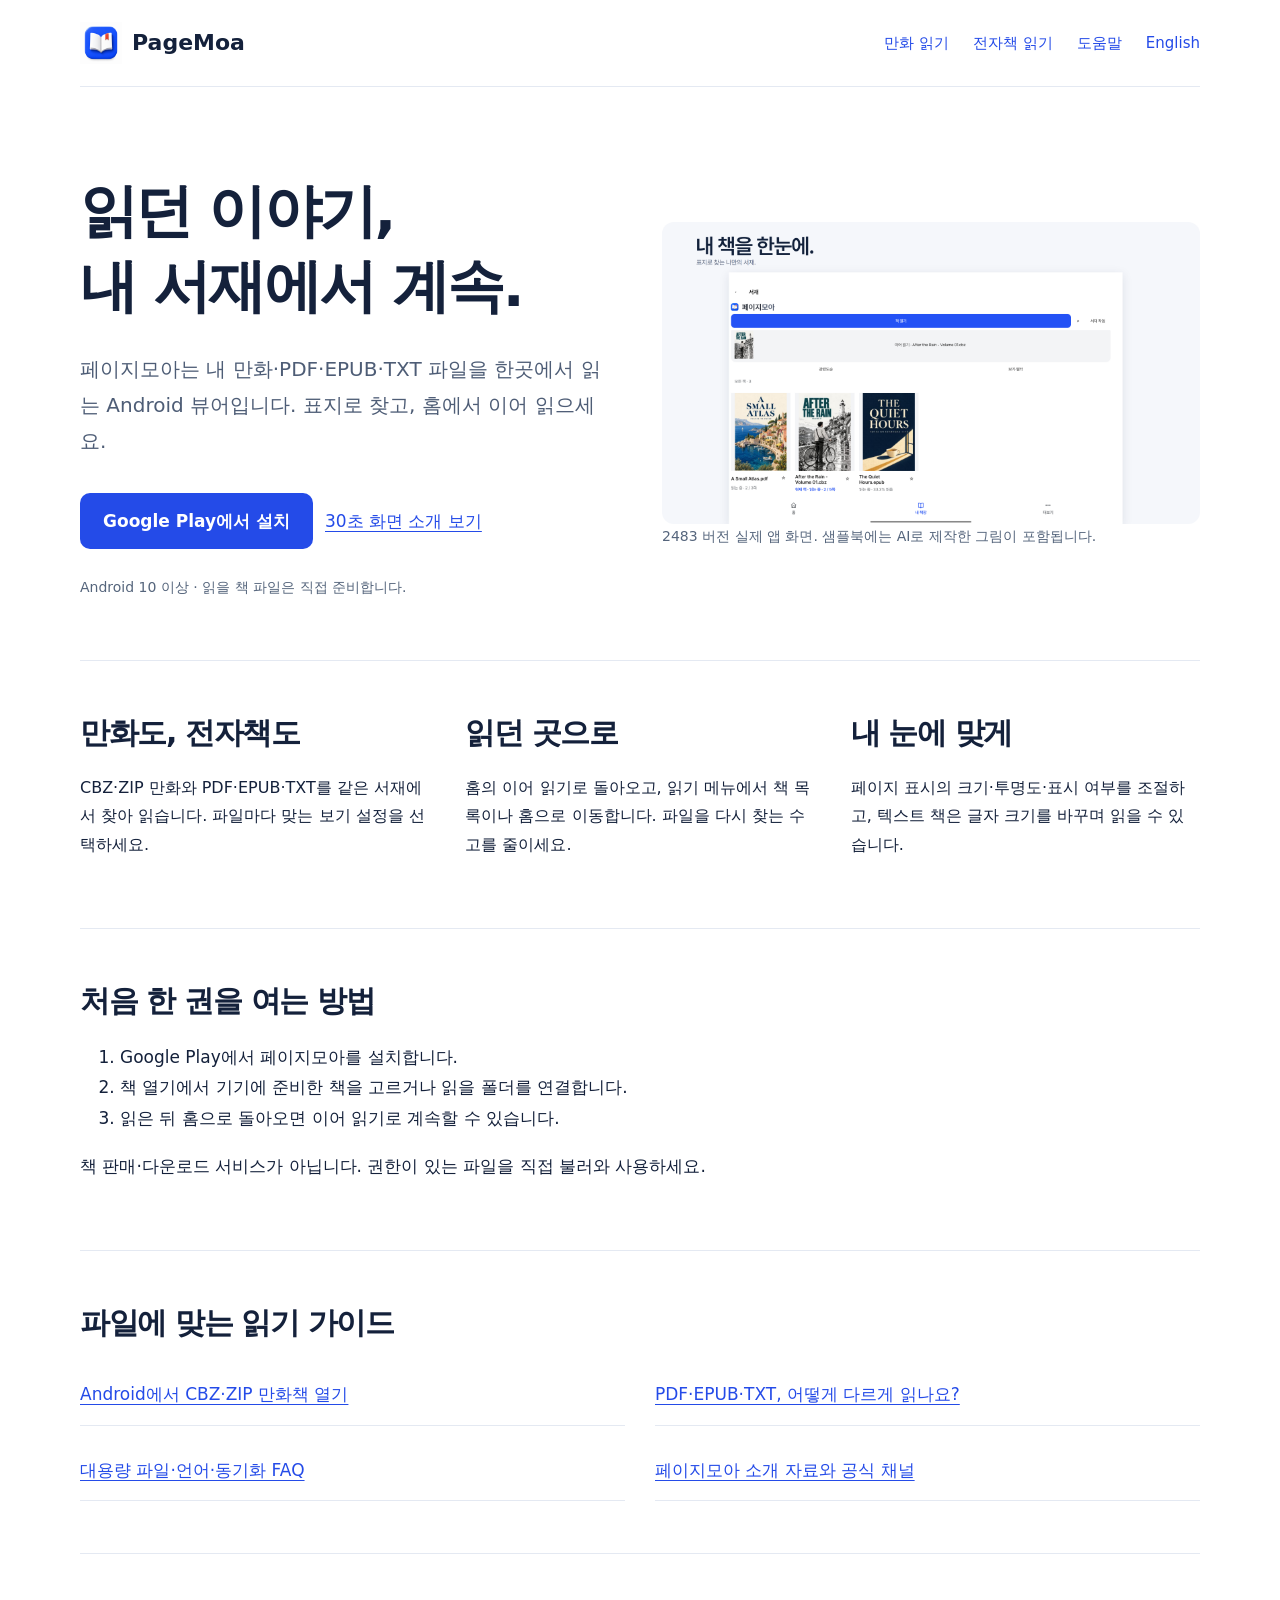
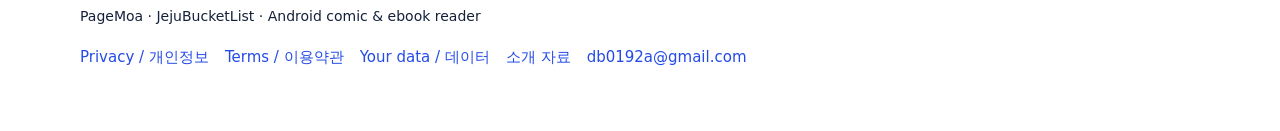
<file: index.html>
<!doctype html><html lang="ko"><head><meta name="naver-site-verification" content="e5c5972c60220419784dfeb8a5e3b15de8008c21"><meta charset="utf-8"><meta name="viewport" content="width=device-width,initial-scale=1"><title>페이지모아 PageMoa — 만화·PDF·EPUB·TXT 뷰어</title><meta name="description" content="Android 만화·전자책 뷰어 페이지모아. CBZ·ZIP·PDF·EPUB·TXT를 표지 서재에서 찾고 홈에서 이어 읽으세요. 설치 링크, 실제 화면과 사용 가이드."><meta name="robots" content="index,follow,max-image-preview:large"><link rel="canonical" href="https://comicscreen.bodeum.me/"><link rel="alternate" hreflang="ko" href="https://comicscreen.bodeum.me/"><link rel="alternate" hreflang="en" href="https://comicscreen.bodeum.me/en/"><link rel="alternate" hreflang="x-default" href="https://comicscreen.bodeum.me/en/"><meta property="og:type" content="website"><meta property="og:site_name" content="PageMoa | 페이지모아"><meta property="og:title" content="페이지모아 PageMoa — 만화·PDF·EPUB·TXT 뷰어"><meta property="og:description" content="Android 만화·전자책 뷰어 페이지모아. CBZ·ZIP·PDF·EPUB·TXT를 표지 서재에서 찾고 홈에서 이어 읽으세요. 설치 링크, 실제 화면과 사용 가이드."><meta property="og:url" content="https://comicscreen.bodeum.me/"><meta property="og:image" content="https://comicscreen.bodeum.me/assets/library.png"><meta name="twitter:card" content="summary_large_image"><link rel="icon" href="/assets/icon.png"><link rel="stylesheet" href="/assets/site.css"><script type="application/ld+json">{"@context": "https://schema.org", "@type": "WebPage", "name": "페이지모아 PageMoa — 만화·PDF·EPUB·TXT 뷰어", "description": "Android 만화·전자책 뷰어 페이지모아. CBZ·ZIP·PDF·EPUB·TXT를 표지 서재에서 찾고 홈에서 이어 읽으세요. 설치 링크, 실제 화면과 사용 가이드.", "url": "https://comicscreen.bodeum.me/", "inLanguage": "ko", "publisher": {"@type": "Organization", "name": "JejuBucketList"}, "mainEntity": {"@type": "SoftwareApplication", "name": "PageMoa", "alternateName": "페이지모아", "operatingSystem": "Android 10 or later", "applicationCategory": "UtilitiesApplication", "url": "https://comicscreen.bodeum.me/", "downloadUrl": "https://play.google.com/store/apps/details?id=com.pagemoa.reader", "image": "https://comicscreen.bodeum.me/assets/icon.png", "description": "Android 만화·전자책 뷰어 페이지모아. CBZ·ZIP·PDF·EPUB·TXT를 표지 서재에서 찾고 홈에서 이어 읽으세요. 설치 링크, 실제 화면과 사용 가이드."}}</script></head><body><a class="skip" href="#content">본문으로 이동</a><header><a class="brand" href="/"><img src="/assets/icon.png" width="42" height="42" alt="">PageMoa</a><nav aria-label="Main"><a href="/guides/cbz/">만화 읽기</a><a href="/guides/pdf-epub/">전자책 읽기</a><a href="/faq/">도움말</a><a href="/en/">English</a></nav></header><main id="content"><section class="hero"><div><h1>읽던 이야기,<br>내 서재에서 계속.</h1><p class="intro">페이지모아는 내 만화·PDF·EPUB·TXT 파일을 한곳에서 읽는 Android 뷰어입니다. 표지로 찾고, 홈에서 이어 읽으세요.</p><a class="cta" href="https://play.google.com/store/apps/details?id=com.pagemoa.reader&amp;hl=ko&amp;referrer=utm_source%3Dpagemoa_web%26utm_medium%3Downed%26utm_campaign%3Dguides_20261116">Google Play에서 설치</a><a class="secondary" href="https://youtu.be/oUCCbLt01rs">30초 화면 소개 보기</a><p class="muted">Android 10 이상 · 읽을 책 파일은 직접 준비합니다.</p></div><figure><img src="/assets/library.png" width="3200" height="1800" alt="페이지모아 서재의 오리지널 샘플북 세 권과 이어 읽기"><figcaption>2483 버전 실제 앱 화면. 샘플북에는 AI로 제작한 그림이 포함됩니다.</figcaption></figure></section>
<section class="section features"><div><h2>만화도, 전자책도</h2><p>CBZ·ZIP 만화와 PDF·EPUB·TXT를 같은 서재에서 찾아 읽습니다. 파일마다 맞는 보기 설정을 선택하세요.</p></div><div><h2>읽던 곳으로</h2><p>홈의 이어 읽기로 돌아오고, 읽기 메뉴에서 책 목록이나 홈으로 이동합니다. 파일을 다시 찾는 수고를 줄이세요.</p></div><div><h2>내 눈에 맞게</h2><p>페이지 표시의 크기·투명도·표시 여부를 조절하고, 텍스트 책은 글자 크기를 바꾸며 읽을 수 있습니다.</p></div></section>
<section class="section"><h2>처음 한 권을 여는 방법</h2><ol><li>Google Play에서 페이지모아를 설치합니다.</li><li>책 열기에서 기기에 준비한 책을 고르거나 읽을 폴더를 연결합니다.</li><li>읽은 뒤 홈으로 돌아오면 이어 읽기로 계속할 수 있습니다.</li></ol><p>책 판매·다운로드 서비스가 아닙니다. 권한이 있는 파일을 직접 불러와 사용하세요.</p></section>
<section class="section"><h2>파일에 맞는 읽기 가이드</h2><div class="links"><a href="/guides/cbz/">Android에서 CBZ·ZIP 만화책 열기</a><a href="/guides/pdf-epub/">PDF·EPUB·TXT, 어떻게 다르게 읽나요?</a><a href="/faq/">대용량 파일·언어·동기화 FAQ</a><a href="/press/">페이지모아 소개 자료와 공식 채널</a></div></section></main><footer><p>PageMoa · JejuBucketList · Android comic &amp; ebook reader</p><nav><a href="/pagemoa/privacy.html">Privacy / 개인정보</a><a href="/pagemoa/terms.html">Terms / 이용약관</a><a href="/pagemoa/data.html">Your data / 데이터</a><a href="/press/">소개 자료</a><a href="mailto:db0192a@gmail.com">db0192a@gmail.com</a></nav></footer></body></html>
</file>
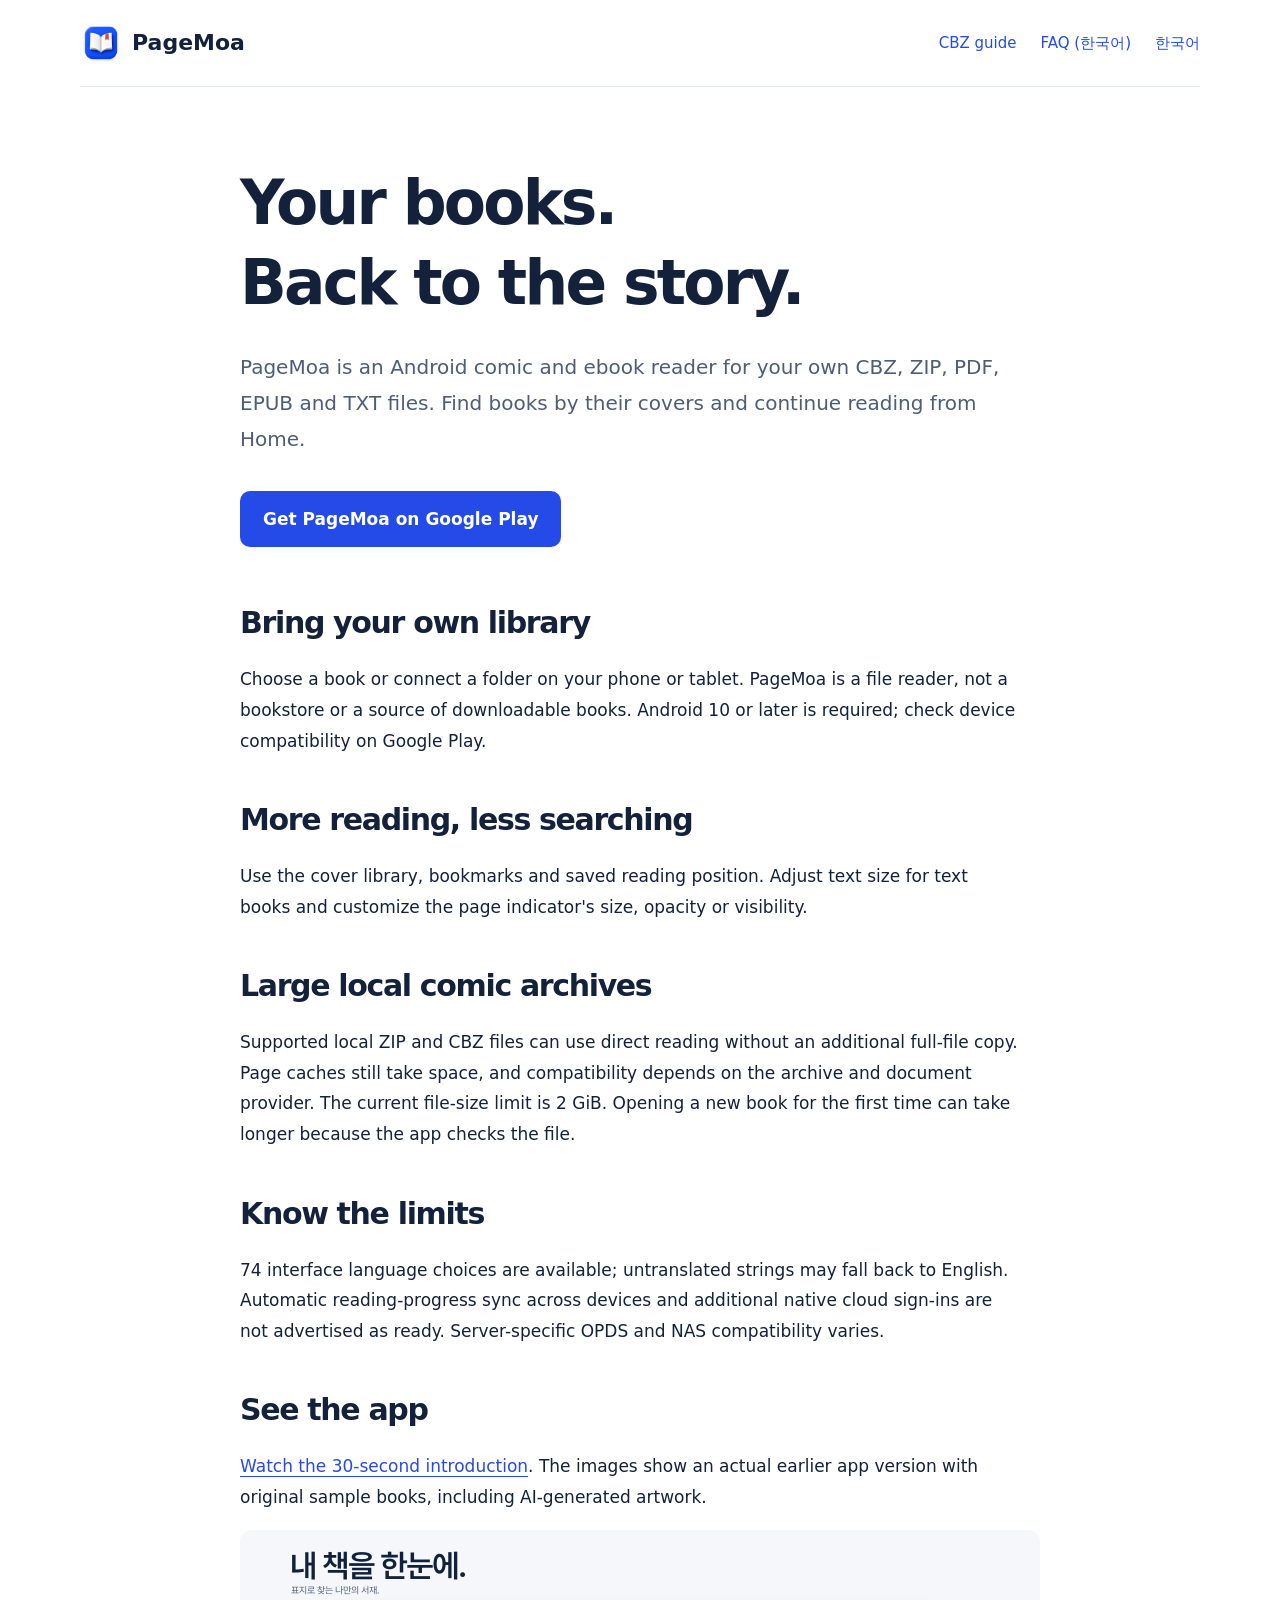
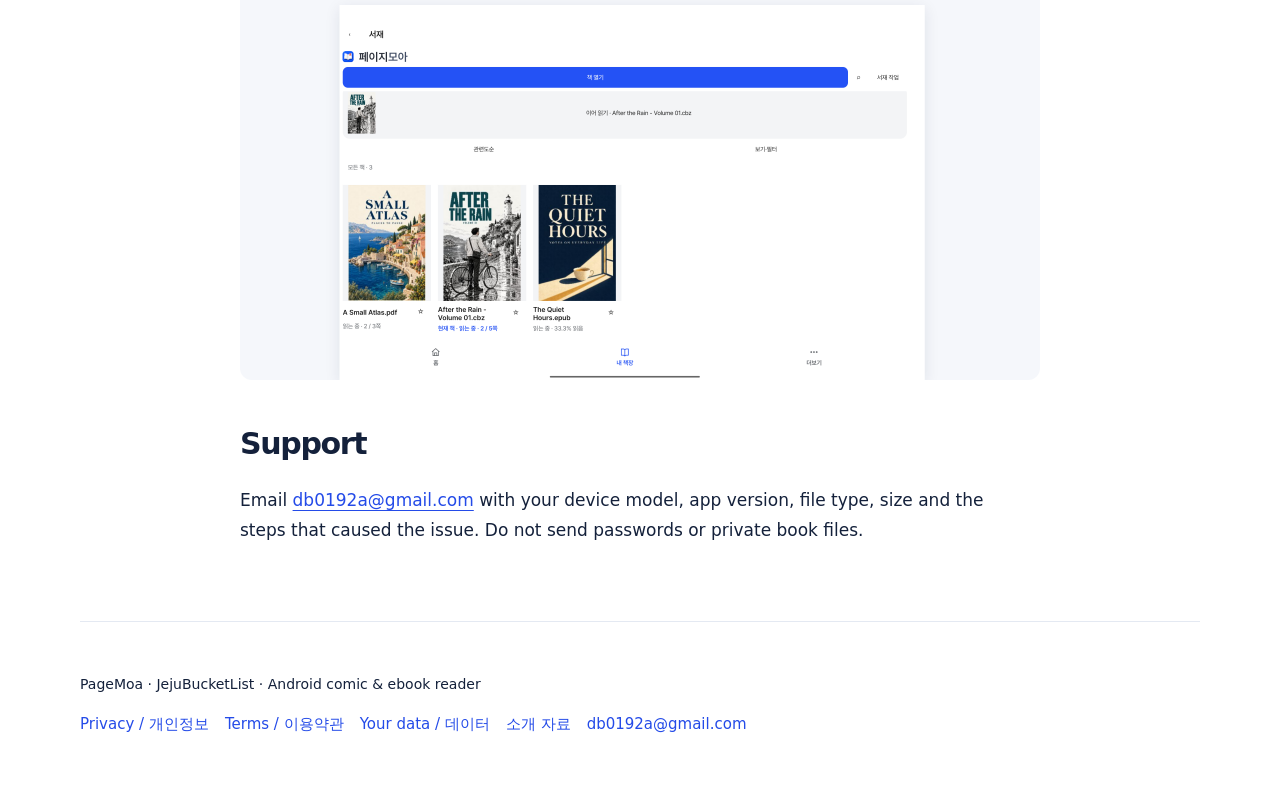
<file: en/index.html>
<!doctype html><html lang="en"><head><meta charset="utf-8"><meta name="viewport" content="width=device-width,initial-scale=1"><title>PageMoa — Android Comic, PDF &amp; EPUB Reader</title><meta name="description" content="Read your own CBZ, ZIP, PDF, EPUB and TXT files with PageMoa for Android. Browse a cover library, continue reading and customize the page indicator."><meta name="robots" content="index,follow,max-image-preview:large"><link rel="canonical" href="https://comicscreen.bodeum.me/en/"><link rel="alternate" hreflang="ko" href="https://comicscreen.bodeum.me/"><link rel="alternate" hreflang="en" href="https://comicscreen.bodeum.me/en/"><link rel="alternate" hreflang="x-default" href="https://comicscreen.bodeum.me/en/"><meta property="og:type" content="website"><meta property="og:site_name" content="PageMoa | 페이지모아"><meta property="og:title" content="PageMoa — Android Comic, PDF &amp; EPUB Reader"><meta property="og:description" content="Read your own CBZ, ZIP, PDF, EPUB and TXT files with PageMoa for Android. Browse a cover library, continue reading and customize the page indicator."><meta property="og:url" content="https://comicscreen.bodeum.me/en/"><meta property="og:image" content="https://comicscreen.bodeum.me/assets/library.png"><meta name="twitter:card" content="summary_large_image"><link rel="icon" href="/assets/icon.png"><link rel="stylesheet" href="/assets/site.css"><script type="application/ld+json">{"@context": "https://schema.org", "@type": "WebPage", "name": "PageMoa — Android Comic, PDF & EPUB Reader", "description": "Read your own CBZ, ZIP, PDF, EPUB and TXT files with PageMoa for Android. Browse a cover library, continue reading and customize the page indicator.", "url": "https://comicscreen.bodeum.me/en/", "inLanguage": "en", "publisher": {"@type": "Organization", "name": "JejuBucketList"}, "mainEntity": {"@type": "SoftwareApplication", "name": "PageMoa", "alternateName": "페이지모아", "operatingSystem": "Android 10 or later", "applicationCategory": "UtilitiesApplication", "url": "https://comicscreen.bodeum.me/", "downloadUrl": "https://play.google.com/store/apps/details?id=com.pagemoa.reader", "image": "https://comicscreen.bodeum.me/assets/icon.png", "description": "Read your own CBZ, ZIP, PDF, EPUB and TXT files with PageMoa for Android. Browse a cover library, continue reading and customize the page indicator."}}</script></head><body><a class="skip" href="#content">Skip to content</a><header><a class="brand" href="/"><img src="/assets/icon.png" width="42" height="42" alt="">PageMoa</a><nav aria-label="Main"><a href="/guides/cbz/">CBZ guide</a><a href="/faq/">FAQ (한국어)</a><a href="/">한국어</a></nav></header><main id="content"><article class="guide"><h1>Your books.<br>Back to the story.</h1><p class="intro">PageMoa is an Android comic and ebook reader for your own CBZ, ZIP, PDF, EPUB and TXT files. Find books by their covers and continue reading from Home.</p><a class="cta" href="https://play.google.com/store/apps/details?id=com.pagemoa.reader&amp;hl=en">Get PageMoa on Google Play</a><h2>Bring your own library</h2><p>Choose a book or connect a folder on your phone or tablet. PageMoa is a file reader, not a bookstore or a source of downloadable books. Android 10 or later is required; check device compatibility on Google Play.</p><h2>More reading, less searching</h2><p>Use the cover library, bookmarks and saved reading position. Adjust text size for text books and customize the page indicator's size, opacity or visibility.</p><h2>Large local comic archives</h2><p>Supported local ZIP and CBZ files can use direct reading without an additional full-file copy. Page caches still take space, and compatibility depends on the archive and document provider. The current file-size limit is 2 GiB. Opening a new book for the first time can take longer because the app checks the file.</p><h2>Know the limits</h2><p>74 interface language choices are available; untranslated strings may fall back to English. Automatic reading-progress sync across devices and additional native cloud sign-ins are not advertised as ready. Server-specific OPDS and NAS compatibility varies.</p><h2>See the app</h2><p><a href="https://youtu.be/oUCCbLt01rs">Watch the 30-second introduction</a>. The images show an actual earlier app version with original sample books, including AI-generated artwork.</p><img class="wide" src="/assets/library.png" width="3200" height="1800" loading="lazy" alt="PageMoa cover library with original sample books"><h2>Support</h2><p>Email <a href="mailto:db0192a@gmail.com">db0192a@gmail.com</a> with your device model, app version, file type, size and the steps that caused the issue. Do not send passwords or private book files.</p></article></main><footer><p>PageMoa · JejuBucketList · Android comic &amp; ebook reader</p><nav><a href="/pagemoa/privacy.html">Privacy / 개인정보</a><a href="/pagemoa/terms.html">Terms / 이용약관</a><a href="/pagemoa/data.html">Your data / 데이터</a><a href="/press/">소개 자료</a><a href="mailto:db0192a@gmail.com">db0192a@gmail.com</a></nav></footer></body></html>
</file>
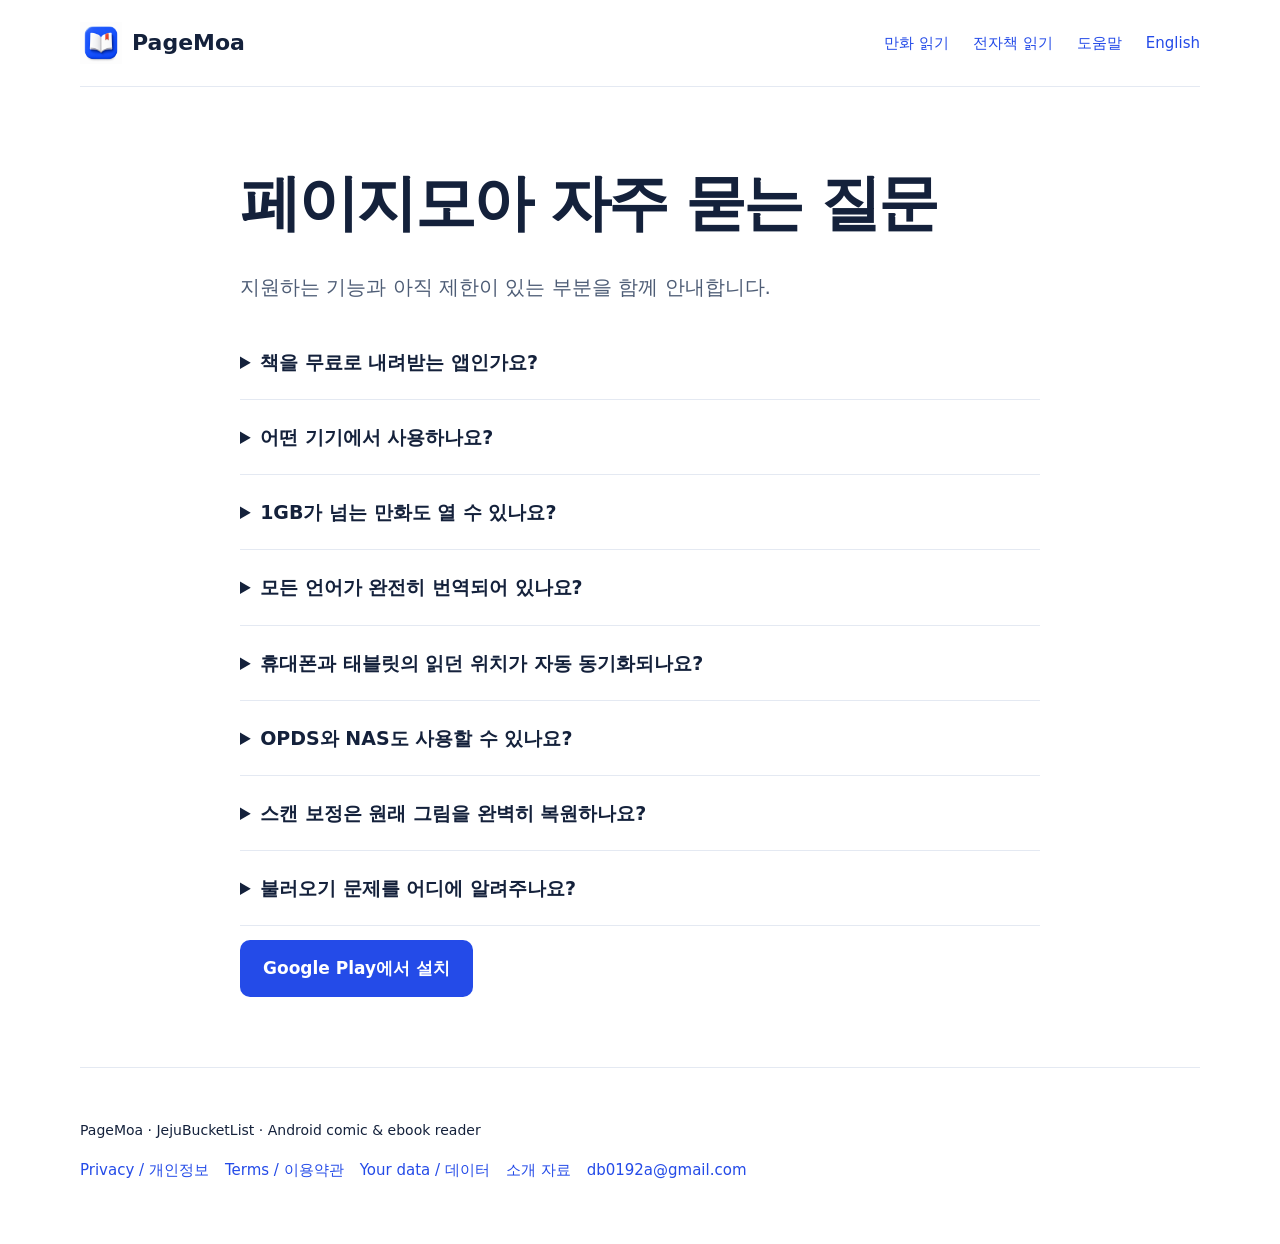
<file: faq/index.html>
<!doctype html><html lang="ko"><head><meta charset="utf-8"><meta name="viewport" content="width=device-width,initial-scale=1"><title>페이지모아 FAQ — 파일 용량·언어·동기화·오류 문의</title><meta name="description" content="PageMoa의 지원 파일, 2GiB 용량 한도, 74개 언어와 영어 대체 표시, 기기 간 동기화 및 문제 해결 범위를 확인하세요."><meta name="robots" content="index,follow,max-image-preview:large"><link rel="canonical" href="https://comicscreen.bodeum.me/faq/"><meta property="og:type" content="website"><meta property="og:site_name" content="PageMoa | 페이지모아"><meta property="og:title" content="페이지모아 FAQ — 파일 용량·언어·동기화·오류 문의"><meta property="og:description" content="PageMoa의 지원 파일, 2GiB 용량 한도, 74개 언어와 영어 대체 표시, 기기 간 동기화 및 문제 해결 범위를 확인하세요."><meta property="og:url" content="https://comicscreen.bodeum.me/faq/"><meta property="og:image" content="https://comicscreen.bodeum.me/assets/library.png"><meta name="twitter:card" content="summary_large_image"><link rel="icon" href="/assets/icon.png"><link rel="stylesheet" href="/assets/site.css"><script type="application/ld+json">{"@context": "https://schema.org", "@type": "WebPage", "name": "페이지모아 FAQ — 파일 용량·언어·동기화·오류 문의", "description": "PageMoa의 지원 파일, 2GiB 용량 한도, 74개 언어와 영어 대체 표시, 기기 간 동기화 및 문제 해결 범위를 확인하세요.", "url": "https://comicscreen.bodeum.me/faq/", "inLanguage": "ko", "publisher": {"@type": "Organization", "name": "JejuBucketList"}}</script></head><body><a class="skip" href="#content">본문으로 이동</a><header><a class="brand" href="/"><img src="/assets/icon.png" width="42" height="42" alt="">PageMoa</a><nav aria-label="Main"><a href="/guides/cbz/">만화 읽기</a><a href="/guides/pdf-epub/">전자책 읽기</a><a href="/faq/">도움말</a><a href="/en/">English</a></nav></header><main id="content"><article class="guide"><h1>페이지모아 자주 묻는 질문</h1><p class="intro">지원하는 기능과 아직 제한이 있는 부분을 함께 안내합니다.</p><details><summary>책을 무료로 내려받는 앱인가요?</summary><p>아닙니다. 페이지모아는 사용자가 준비한 파일을 읽는 뷰어입니다. 책 판매·배포·다운로드 카탈로그를 제공하는 서비스가 아닙니다.</p></details><details><summary>어떤 기기에서 사용하나요?</summary><p>Android 10 이상 휴대폰과 태블릿용 앱입니다. 기기별 호환 여부는 Google Play에서 확인하세요. Windows 또는 iPhone용 PageMoa 앱은 제공하지 않습니다.</p></details><details><summary>1GB가 넘는 만화도 열 수 있나요?</summary><p>현재 파일 크기 한도는 2GiB입니다. 지원되는 로컬 ZIP·CBZ에는 직접 읽기가 적용되지만 파일 구성·제공자·가용 메모리에 따라 동작이 달라질 수 있습니다. 용량 무제한을 뜻하지 않습니다.</p></details><details><summary>모든 언어가 완전히 번역되어 있나요?</summary><p>시스템 언어 자동 선택과 74개 언어 선택을 지원합니다. 번역되지 않은 문구는 영어로 표시할 수 있으므로 74개 언어 전체 완역을 의미하지 않습니다.</p></details><details><summary>휴대폰과 태블릿의 읽던 위치가 자동 동기화되나요?</summary><p>현재 기기 간 자동 진도 동기화는 제공 완료로 안내하지 않습니다. 추가 클라우드 계정 직접 연결과 Drive 동기화도 준비 완료 기능으로 홍보하지 않습니다.</p></details><details><summary>OPDS와 NAS도 사용할 수 있나요?</summary><p>OPDS 카탈로그와 네트워크 연결 기능이 있지만 서버별 인증·검색·파일 제공 방식에 따라 호환이 달라질 수 있습니다. 모든 Komga·Kavita·NAS 환경의 동작이나 서버 진도 동기화를 보장하지 않습니다.</p></details><details><summary>스캔 보정은 원래 그림을 완벽히 복원하나요?</summary><p>보정 결과는 원본 상태에 따라 다릅니다. 옅은 본문이나 그림과 결함이 겹치면 자동 처리가 잘못 판단할 수 있습니다. 원본을 보관하고 중요한 페이지는 보정 전후를 비교하세요.</p></details><details><summary>불러오기 문제를 어디에 알려주나요?</summary><p>db0192a@gmail.com으로 기기 모델, 앱 버전, 파일 형식과 크기, 발생 순서, 오류 문구를 알려주세요. 계정 비밀번호나 비공개 책 원본은 보내지 마세요.</p></details><a class="cta" href="https://play.google.com/store/apps/details?id=com.pagemoa.reader&amp;hl=ko&amp;referrer=utm_source%3Dpagemoa_web%26utm_medium%3Downed%26utm_campaign%3Dguides_20261116">Google Play에서 설치</a></article></main><footer><p>PageMoa · JejuBucketList · Android comic &amp; ebook reader</p><nav><a href="/pagemoa/privacy.html">Privacy / 개인정보</a><a href="/pagemoa/terms.html">Terms / 이용약관</a><a href="/pagemoa/data.html">Your data / 데이터</a><a href="/press/">소개 자료</a><a href="mailto:db0192a@gmail.com">db0192a@gmail.com</a></nav></footer></body></html>
</file>
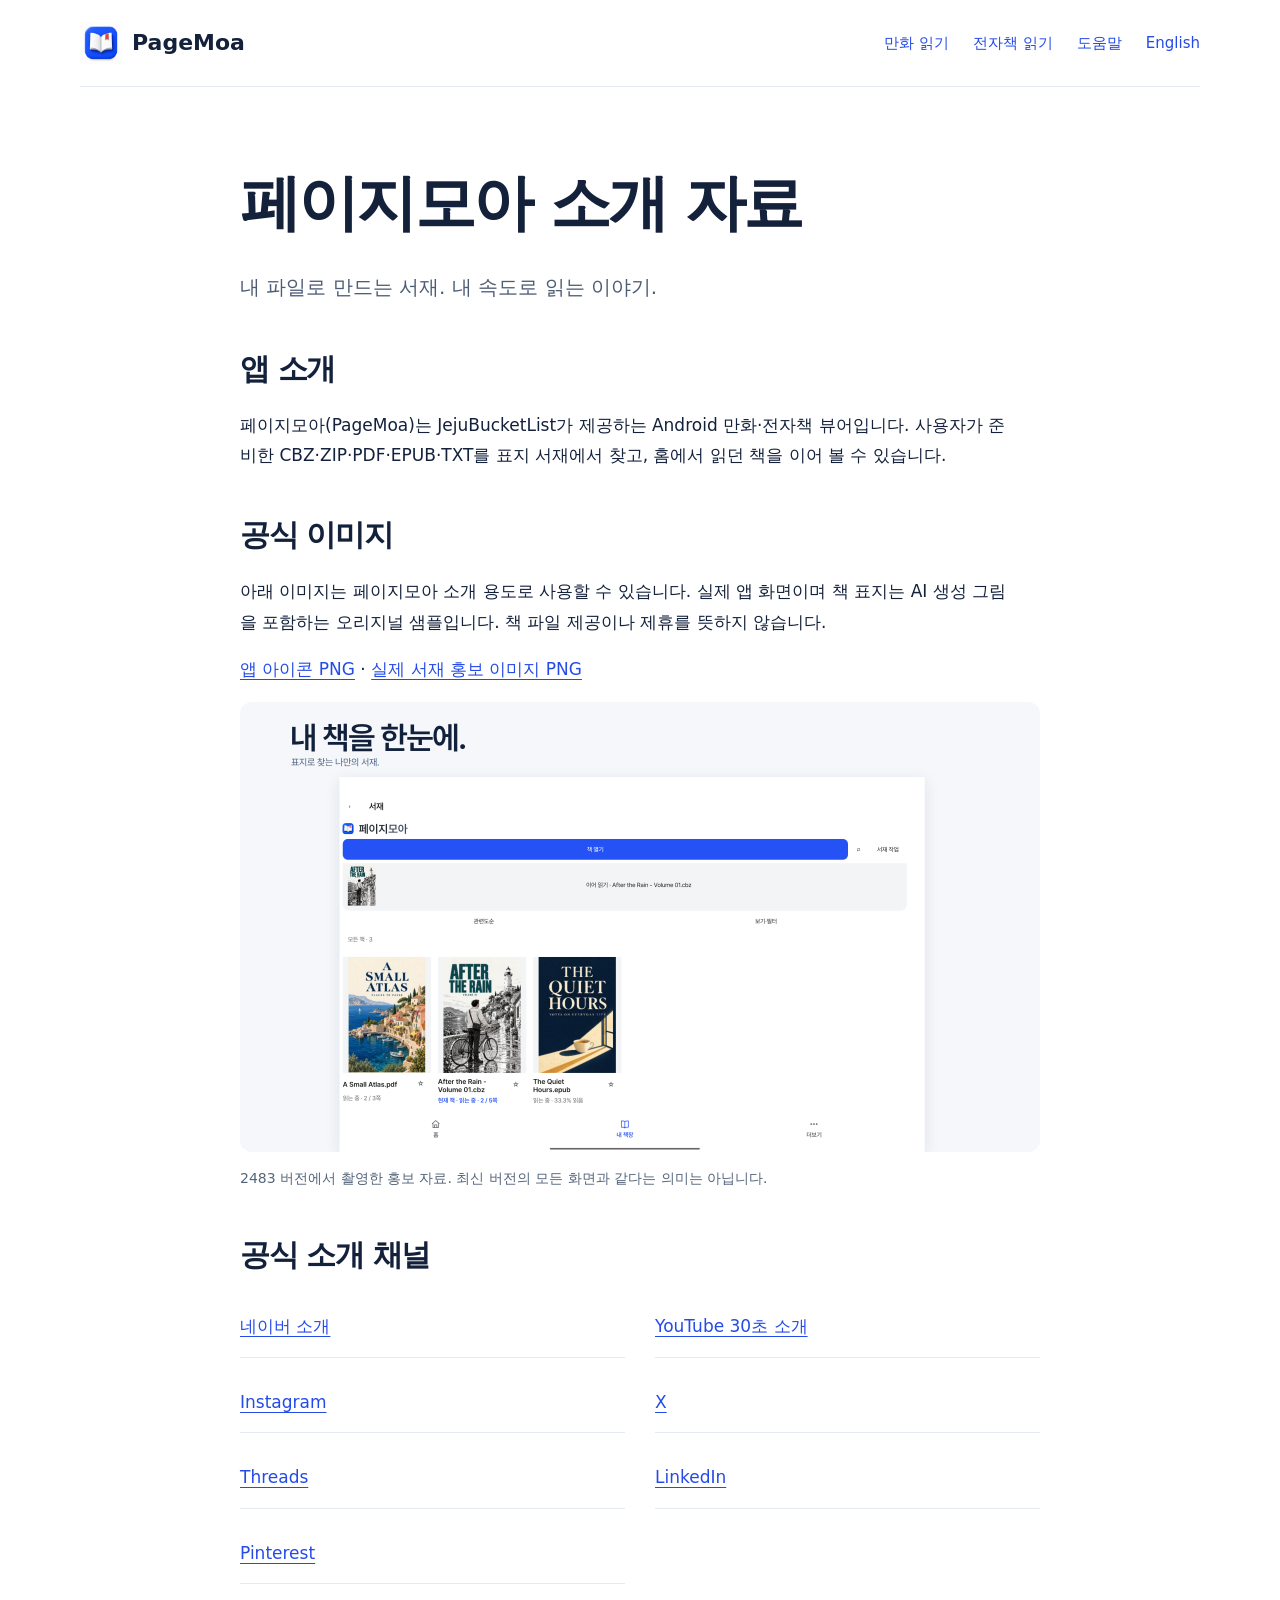
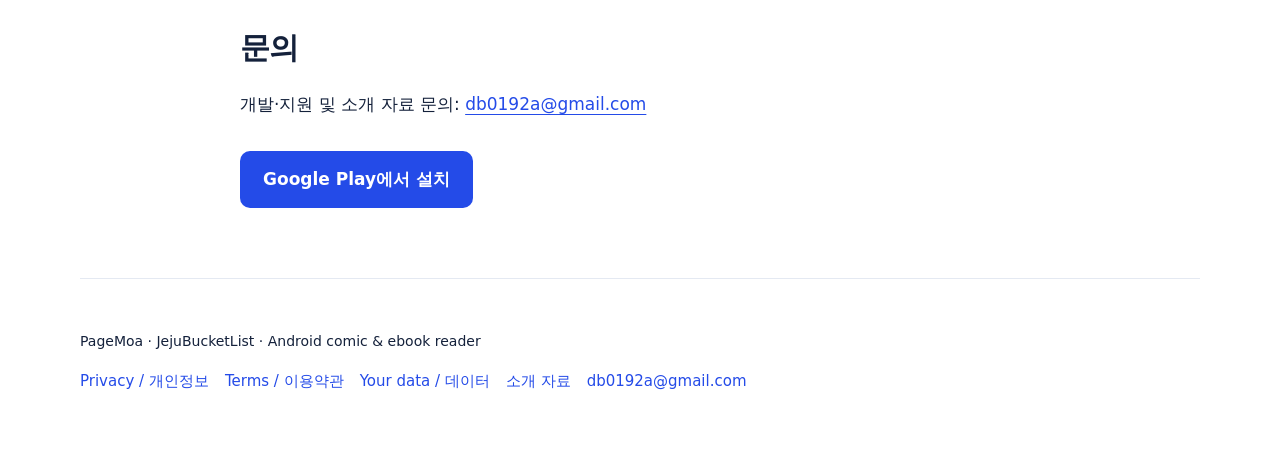
<file: press/index.html>
<!doctype html><html lang="ko"><head><meta charset="utf-8"><meta name="viewport" content="width=device-width,initial-scale=1"><title>페이지모아 공식 소개 자료 — 아이콘·스크린샷·채널</title><meta name="description" content="PageMoa의 공식 앱 소개, 승인된 아이콘과 실제 서재 스크린샷, 네이버·YouTube·SNS 채널 및 개발자 연락처."><meta name="robots" content="index,follow,max-image-preview:large"><link rel="canonical" href="https://comicscreen.bodeum.me/press/"><meta property="og:type" content="website"><meta property="og:site_name" content="PageMoa | 페이지모아"><meta property="og:title" content="페이지모아 공식 소개 자료 — 아이콘·스크린샷·채널"><meta property="og:description" content="PageMoa의 공식 앱 소개, 승인된 아이콘과 실제 서재 스크린샷, 네이버·YouTube·SNS 채널 및 개발자 연락처."><meta property="og:url" content="https://comicscreen.bodeum.me/press/"><meta property="og:image" content="https://comicscreen.bodeum.me/assets/library.png"><meta name="twitter:card" content="summary_large_image"><link rel="icon" href="/assets/icon.png"><link rel="stylesheet" href="/assets/site.css"><script type="application/ld+json">{"@context": "https://schema.org", "@type": "WebPage", "name": "페이지모아 공식 소개 자료 — 아이콘·스크린샷·채널", "description": "PageMoa의 공식 앱 소개, 승인된 아이콘과 실제 서재 스크린샷, 네이버·YouTube·SNS 채널 및 개발자 연락처.", "url": "https://comicscreen.bodeum.me/press/", "inLanguage": "ko", "publisher": {"@type": "Organization", "name": "JejuBucketList"}}</script></head><body><a class="skip" href="#content">본문으로 이동</a><header><a class="brand" href="/"><img src="/assets/icon.png" width="42" height="42" alt="">PageMoa</a><nav aria-label="Main"><a href="/guides/cbz/">만화 읽기</a><a href="/guides/pdf-epub/">전자책 읽기</a><a href="/faq/">도움말</a><a href="/en/">English</a></nav></header><main id="content"><article class="guide"><h1>페이지모아 소개 자료</h1><p class="intro">내 파일로 만드는 서재. 내 속도로 읽는 이야기.</p><h2>앱 소개</h2><p>페이지모아(PageMoa)는 JejuBucketList가 제공하는 Android 만화·전자책 뷰어입니다. 사용자가 준비한 CBZ·ZIP·PDF·EPUB·TXT를 표지 서재에서 찾고, 홈에서 읽던 책을 이어 볼 수 있습니다.</p><h2>공식 이미지</h2><p>아래 이미지는 페이지모아 소개 용도로 사용할 수 있습니다. 실제 앱 화면이며 책 표지는 AI 생성 그림을 포함하는 오리지널 샘플입니다. 책 파일 제공이나 제휴를 뜻하지 않습니다.</p><p><a href="/assets/icon.png" download>앱 아이콘 PNG</a> · <a href="/assets/library.png" download>실제 서재 홍보 이미지 PNG</a></p><img class="wide" src="/assets/library.png" width="3200" height="1800" loading="lazy" alt="페이지모아 실제 서재 홍보 화면"><p class="muted">2483 버전에서 촬영한 홍보 자료. 최신 버전의 모든 화면과 같다는 의미는 아닙니다.</p><h2>공식 소개 채널</h2><div class="links"><a href="https://blog.naver.com/db0192/224463664255">네이버 소개</a><a href="https://youtu.be/oUCCbLt01rs">YouTube 30초 소개</a><a href="https://www.instagram.com/the_bucketlist_jeju/p/DfRZ_gzIIlE/">Instagram</a><a href="https://x.com/hyunjung95560">X</a><a href="https://www.threads.com/@the_bucketlist_jeju/post/DfgPZ90mT49">Threads</a><a href="https://www.linkedin.com/feed/update/urn:li:activity:7525380720643735552/">LinkedIn</a><a href="https://kr.pinterest.com/pin/1082482460459639099/">Pinterest</a></div><h2>문의</h2><p>개발·지원 및 소개 자료 문의: <a href="mailto:db0192a@gmail.com">db0192a@gmail.com</a></p><a class="cta" href="https://play.google.com/store/apps/details?id=com.pagemoa.reader&amp;hl=ko&amp;referrer=utm_source%3Dpagemoa_web%26utm_medium%3Downed%26utm_campaign%3Dguides_20261116">Google Play에서 설치</a></article></main><footer><p>PageMoa · JejuBucketList · Android comic &amp; ebook reader</p><nav><a href="/pagemoa/privacy.html">Privacy / 개인정보</a><a href="/pagemoa/terms.html">Terms / 이용약관</a><a href="/pagemoa/data.html">Your data / 데이터</a><a href="/press/">소개 자료</a><a href="mailto:db0192a@gmail.com">db0192a@gmail.com</a></nav></footer></body></html>
</file>
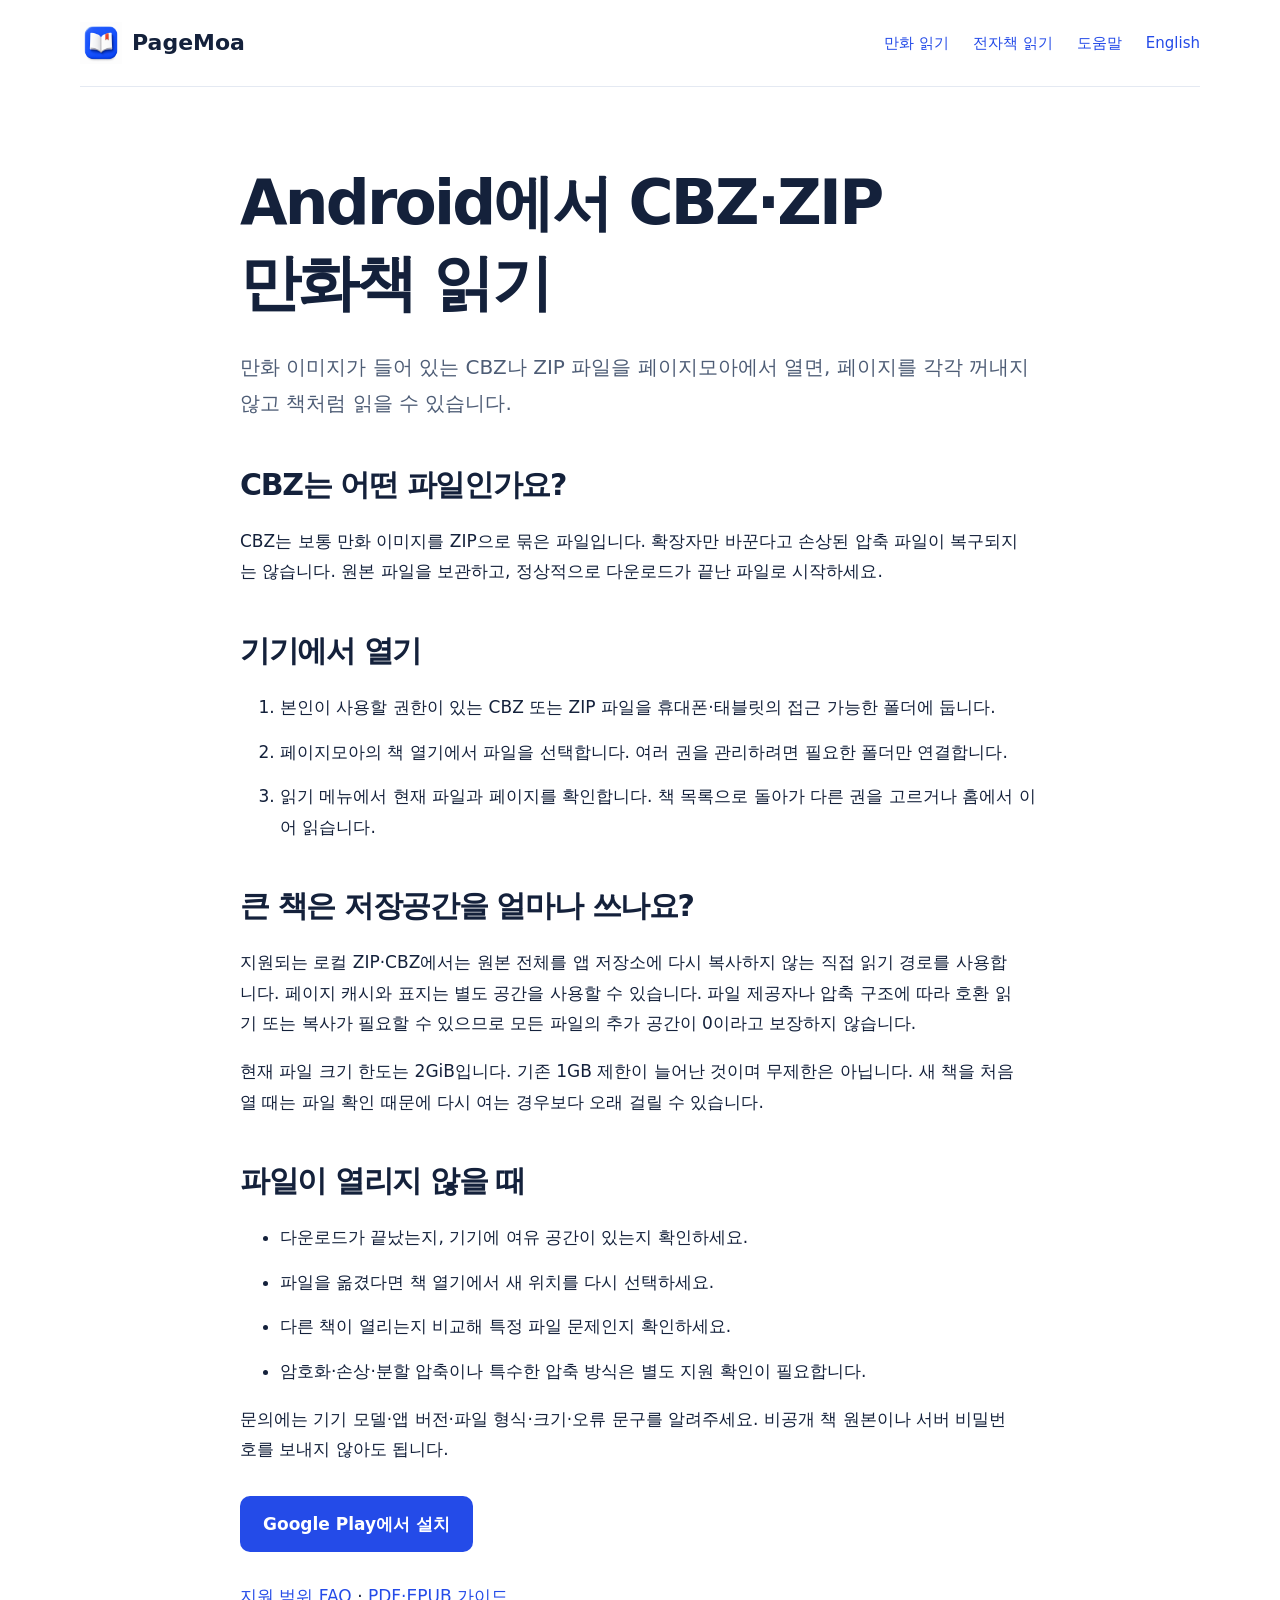
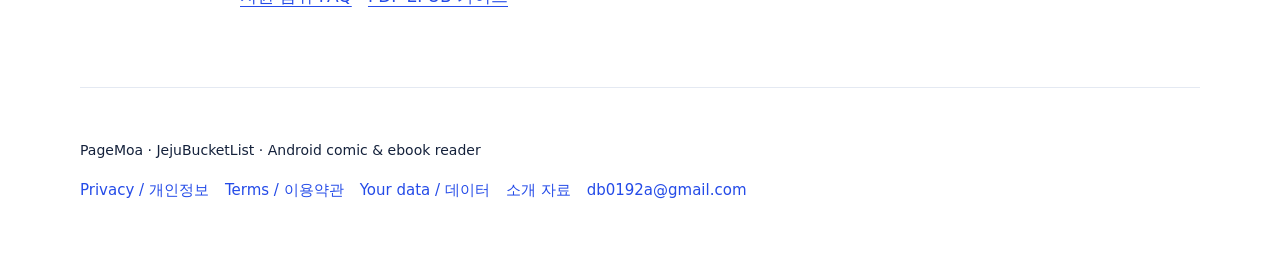
<file: guides/cbz/index.html>
<!doctype html><html lang="ko"><head><meta charset="utf-8"><meta name="viewport" content="width=device-width,initial-scale=1"><title>CBZ·ZIP 만화책 열기 — Android 페이지모아 사용법</title><meta name="description" content="CBZ·ZIP 만화책을 Android에서 여는 방법과 대용량 파일의 직접 읽기, 2GiB 한도, 불러오기 문제 확인 순서를 안내합니다."><meta name="robots" content="index,follow,max-image-preview:large"><link rel="canonical" href="https://comicscreen.bodeum.me/guides/cbz/"><meta property="og:type" content="website"><meta property="og:site_name" content="PageMoa | 페이지모아"><meta property="og:title" content="CBZ·ZIP 만화책 열기 — Android 페이지모아 사용법"><meta property="og:description" content="CBZ·ZIP 만화책을 Android에서 여는 방법과 대용량 파일의 직접 읽기, 2GiB 한도, 불러오기 문제 확인 순서를 안내합니다."><meta property="og:url" content="https://comicscreen.bodeum.me/guides/cbz/"><meta property="og:image" content="https://comicscreen.bodeum.me/assets/library.png"><meta name="twitter:card" content="summary_large_image"><link rel="icon" href="/assets/icon.png"><link rel="stylesheet" href="/assets/site.css"><script type="application/ld+json">{"@context": "https://schema.org", "@type": "WebPage", "name": "CBZ·ZIP 만화책 열기 — Android 페이지모아 사용법", "description": "CBZ·ZIP 만화책을 Android에서 여는 방법과 대용량 파일의 직접 읽기, 2GiB 한도, 불러오기 문제 확인 순서를 안내합니다.", "url": "https://comicscreen.bodeum.me/guides/cbz/", "inLanguage": "ko", "publisher": {"@type": "Organization", "name": "JejuBucketList"}}</script></head><body><a class="skip" href="#content">본문으로 이동</a><header><a class="brand" href="/"><img src="/assets/icon.png" width="42" height="42" alt="">PageMoa</a><nav aria-label="Main"><a href="/guides/cbz/">만화 읽기</a><a href="/guides/pdf-epub/">전자책 읽기</a><a href="/faq/">도움말</a><a href="/en/">English</a></nav></header><main id="content"><article class="guide"><h1>Android에서 CBZ·ZIP 만화책 읽기</h1><p class="intro">만화 이미지가 들어 있는 CBZ나 ZIP 파일을 페이지모아에서 열면, 페이지를 각각 꺼내지 않고 책처럼 읽을 수 있습니다.</p><h2>CBZ는 어떤 파일인가요?</h2><p>CBZ는 보통 만화 이미지를 ZIP으로 묶은 파일입니다. 확장자만 바꾼다고 손상된 압축 파일이 복구되지는 않습니다. 원본 파일을 보관하고, 정상적으로 다운로드가 끝난 파일로 시작하세요.</p><h2>기기에서 열기</h2><ol><li>본인이 사용할 권한이 있는 CBZ 또는 ZIP 파일을 휴대폰·태블릿의 접근 가능한 폴더에 둡니다.</li><li>페이지모아의 책 열기에서 파일을 선택합니다. 여러 권을 관리하려면 필요한 폴더만 연결합니다.</li><li>읽기 메뉴에서 현재 파일과 페이지를 확인합니다. 책 목록으로 돌아가 다른 권을 고르거나 홈에서 이어 읽습니다.</li></ol><h2>큰 책은 저장공간을 얼마나 쓰나요?</h2><p>지원되는 로컬 ZIP·CBZ에서는 원본 전체를 앱 저장소에 다시 복사하지 않는 직접 읽기 경로를 사용합니다. 페이지 캐시와 표지는 별도 공간을 사용할 수 있습니다. 파일 제공자나 압축 구조에 따라 호환 읽기 또는 복사가 필요할 수 있으므로 모든 파일의 추가 공간이 0이라고 보장하지 않습니다.</p><p>현재 파일 크기 한도는 2GiB입니다. 기존 1GB 제한이 늘어난 것이며 무제한은 아닙니다. 새 책을 처음 열 때는 파일 확인 때문에 다시 여는 경우보다 오래 걸릴 수 있습니다.</p><h2>파일이 열리지 않을 때</h2><ul><li>다운로드가 끝났는지, 기기에 여유 공간이 있는지 확인하세요.</li><li>파일을 옮겼다면 책 열기에서 새 위치를 다시 선택하세요.</li><li>다른 책이 열리는지 비교해 특정 파일 문제인지 확인하세요.</li><li>암호화·손상·분할 압축이나 특수한 압축 방식은 별도 지원 확인이 필요합니다.</li></ul><p>문의에는 기기 모델·앱 버전·파일 형식·크기·오류 문구를 알려주세요. 비공개 책 원본이나 서버 비밀번호를 보내지 않아도 됩니다.</p><a class="cta" href="https://play.google.com/store/apps/details?id=com.pagemoa.reader&amp;hl=ko&amp;referrer=utm_source%3Dpagemoa_web%26utm_medium%3Downed%26utm_campaign%3Dguides_20261116">Google Play에서 설치</a><p><a href="/faq/">지원 범위 FAQ</a> · <a href="/guides/pdf-epub/">PDF·EPUB 가이드</a></p></article></main><footer><p>PageMoa · JejuBucketList · Android comic &amp; ebook reader</p><nav><a href="/pagemoa/privacy.html">Privacy / 개인정보</a><a href="/pagemoa/terms.html">Terms / 이용약관</a><a href="/pagemoa/data.html">Your data / 데이터</a><a href="/press/">소개 자료</a><a href="mailto:db0192a@gmail.com">db0192a@gmail.com</a></nav></footer></body></html>
</file>
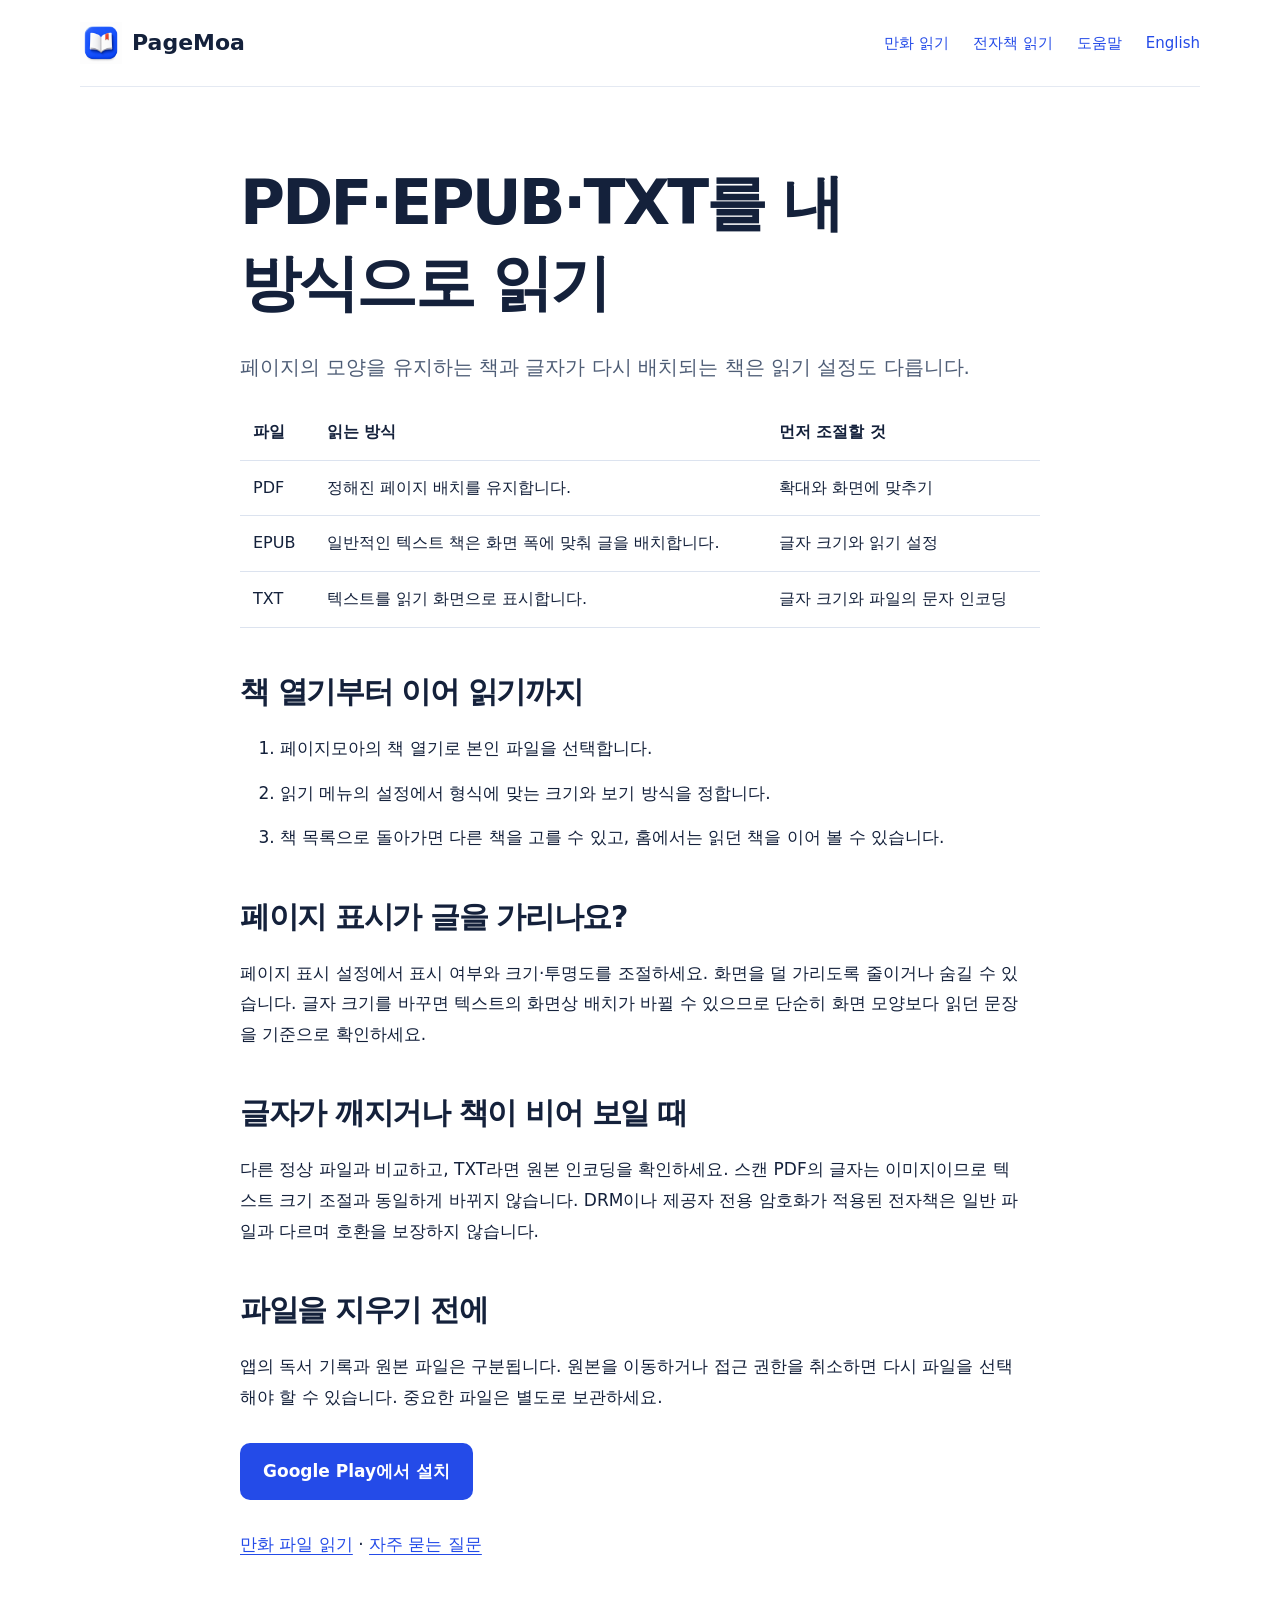
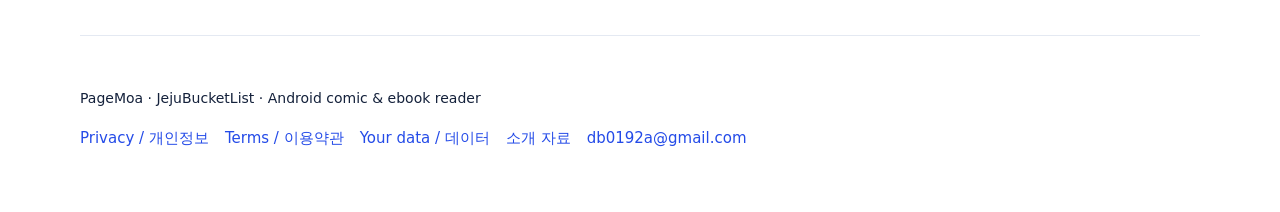
<file: guides/pdf-epub/index.html>
<!doctype html><html lang="ko"><head><meta charset="utf-8"><meta name="viewport" content="width=device-width,initial-scale=1"><title>PDF·EPUB·TXT 읽기 — 페이지모아 전자책 가이드</title><meta name="description" content="페이지모아에서 PDF·EPUB·TXT를 여는 방법. 확대와 글자 크기의 차이, 페이지 표시 설정, 이어 읽기와 파일 호환 범위를 안내합니다."><meta name="robots" content="index,follow,max-image-preview:large"><link rel="canonical" href="https://comicscreen.bodeum.me/guides/pdf-epub/"><meta property="og:type" content="website"><meta property="og:site_name" content="PageMoa | 페이지모아"><meta property="og:title" content="PDF·EPUB·TXT 읽기 — 페이지모아 전자책 가이드"><meta property="og:description" content="페이지모아에서 PDF·EPUB·TXT를 여는 방법. 확대와 글자 크기의 차이, 페이지 표시 설정, 이어 읽기와 파일 호환 범위를 안내합니다."><meta property="og:url" content="https://comicscreen.bodeum.me/guides/pdf-epub/"><meta property="og:image" content="https://comicscreen.bodeum.me/assets/library.png"><meta name="twitter:card" content="summary_large_image"><link rel="icon" href="/assets/icon.png"><link rel="stylesheet" href="/assets/site.css"><script type="application/ld+json">{"@context": "https://schema.org", "@type": "WebPage", "name": "PDF·EPUB·TXT 읽기 — 페이지모아 전자책 가이드", "description": "페이지모아에서 PDF·EPUB·TXT를 여는 방법. 확대와 글자 크기의 차이, 페이지 표시 설정, 이어 읽기와 파일 호환 범위를 안내합니다.", "url": "https://comicscreen.bodeum.me/guides/pdf-epub/", "inLanguage": "ko", "publisher": {"@type": "Organization", "name": "JejuBucketList"}}</script></head><body><a class="skip" href="#content">본문으로 이동</a><header><a class="brand" href="/"><img src="/assets/icon.png" width="42" height="42" alt="">PageMoa</a><nav aria-label="Main"><a href="/guides/cbz/">만화 읽기</a><a href="/guides/pdf-epub/">전자책 읽기</a><a href="/faq/">도움말</a><a href="/en/">English</a></nav></header><main id="content"><article class="guide"><h1>PDF·EPUB·TXT를 내 방식으로 읽기</h1><p class="intro">페이지의 모양을 유지하는 책과 글자가 다시 배치되는 책은 읽기 설정도 다릅니다.</p><div class="tablewrap"><table><thead><tr><th>파일</th><th>읽는 방식</th><th>먼저 조절할 것</th></tr></thead><tbody><tr><td>PDF</td><td>정해진 페이지 배치를 유지합니다.</td><td>확대와 화면에 맞추기</td></tr><tr><td>EPUB</td><td>일반적인 텍스트 책은 화면 폭에 맞춰 글을 배치합니다.</td><td>글자 크기와 읽기 설정</td></tr><tr><td>TXT</td><td>텍스트를 읽기 화면으로 표시합니다.</td><td>글자 크기와 파일의 문자 인코딩</td></tr></tbody></table></div><h2>책 열기부터 이어 읽기까지</h2><ol><li>페이지모아의 책 열기로 본인 파일을 선택합니다.</li><li>읽기 메뉴의 설정에서 형식에 맞는 크기와 보기 방식을 정합니다.</li><li>책 목록으로 돌아가면 다른 책을 고를 수 있고, 홈에서는 읽던 책을 이어 볼 수 있습니다.</li></ol><h2>페이지 표시가 글을 가리나요?</h2><p>페이지 표시 설정에서 표시 여부와 크기·투명도를 조절하세요. 화면을 덜 가리도록 줄이거나 숨길 수 있습니다. 글자 크기를 바꾸면 텍스트의 화면상 배치가 바뀔 수 있으므로 단순히 화면 모양보다 읽던 문장을 기준으로 확인하세요.</p><h2>글자가 깨지거나 책이 비어 보일 때</h2><p>다른 정상 파일과 비교하고, TXT라면 원본 인코딩을 확인하세요. 스캔 PDF의 글자는 이미지이므로 텍스트 크기 조절과 동일하게 바뀌지 않습니다. DRM이나 제공자 전용 암호화가 적용된 전자책은 일반 파일과 다르며 호환을 보장하지 않습니다.</p><h2>파일을 지우기 전에</h2><p>앱의 독서 기록과 원본 파일은 구분됩니다. 원본을 이동하거나 접근 권한을 취소하면 다시 파일을 선택해야 할 수 있습니다. 중요한 파일은 별도로 보관하세요.</p><a class="cta" href="https://play.google.com/store/apps/details?id=com.pagemoa.reader&amp;hl=ko&amp;referrer=utm_source%3Dpagemoa_web%26utm_medium%3Downed%26utm_campaign%3Dguides_20261116">Google Play에서 설치</a><p><a href="/guides/cbz/">만화 파일 읽기</a> · <a href="/faq/">자주 묻는 질문</a></p></article></main><footer><p>PageMoa · JejuBucketList · Android comic &amp; ebook reader</p><nav><a href="/pagemoa/privacy.html">Privacy / 개인정보</a><a href="/pagemoa/terms.html">Terms / 이용약관</a><a href="/pagemoa/data.html">Your data / 데이터</a><a href="/press/">소개 자료</a><a href="mailto:db0192a@gmail.com">db0192a@gmail.com</a></nav></footer></body></html>
</file>
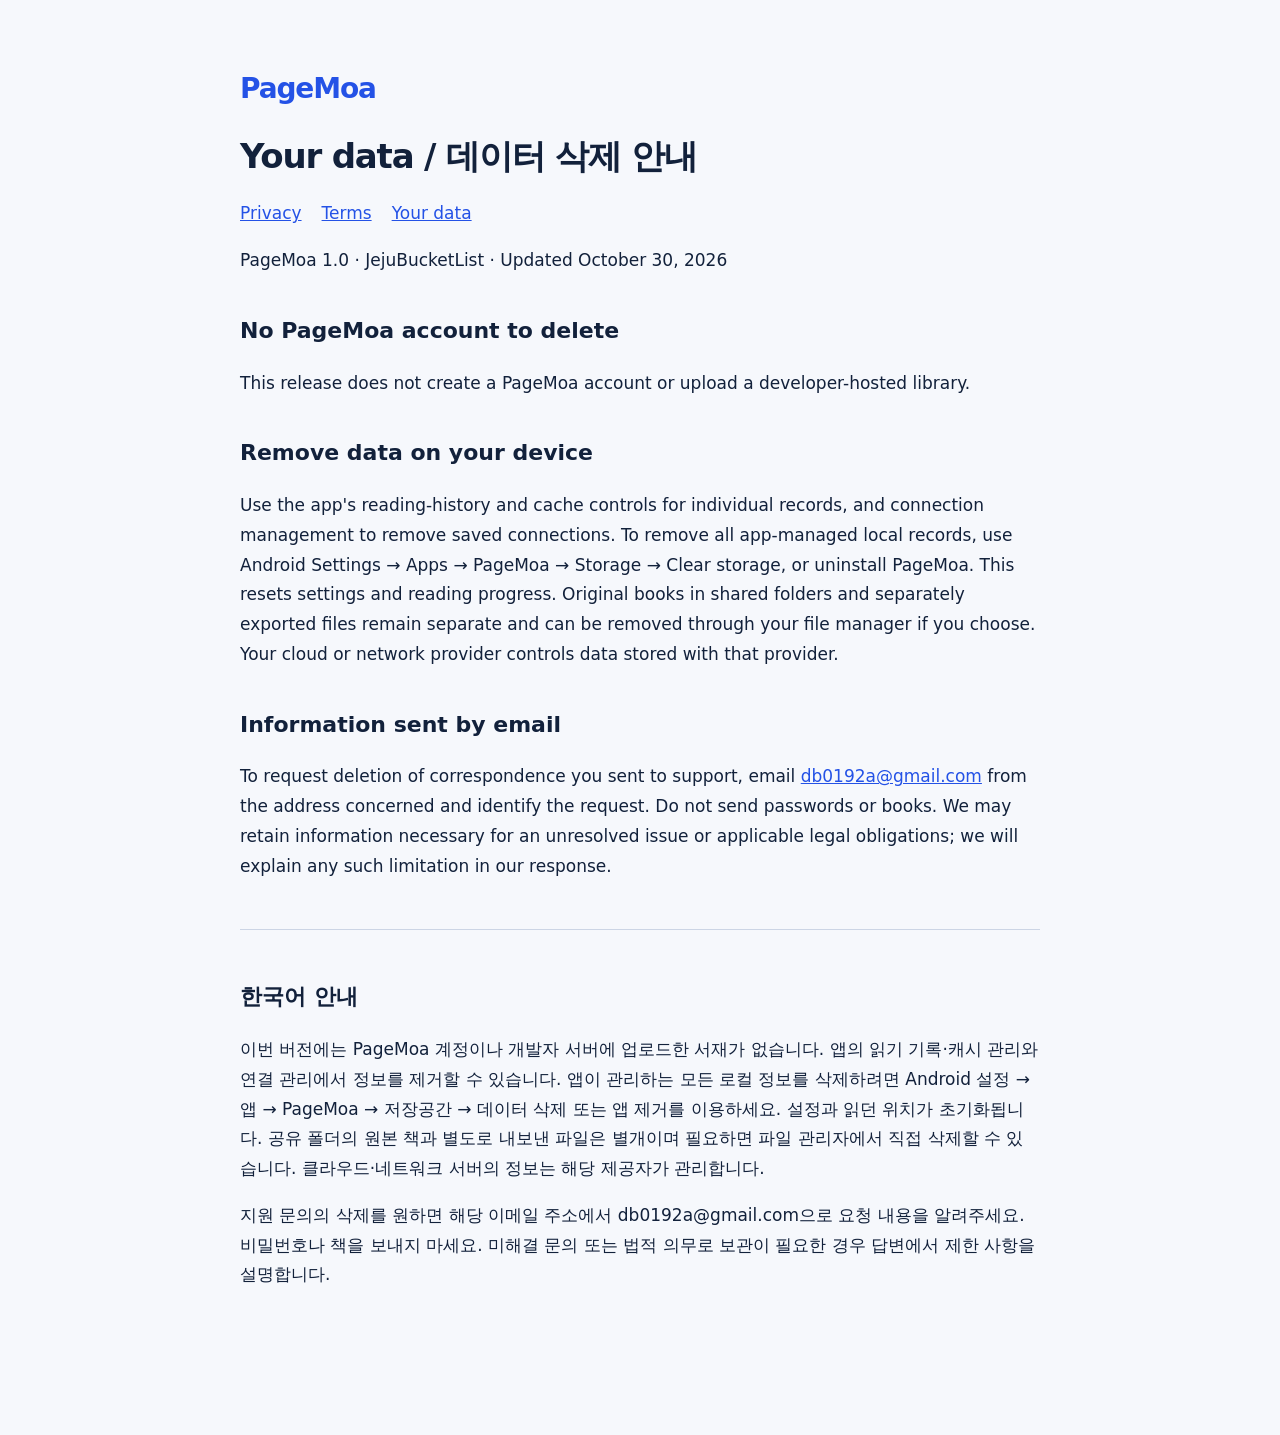
<file: pagemoa/data.html>
<!doctype html><html lang="en"><head><meta charset="utf-8"><meta name="viewport" content="width=device-width,initial-scale=1"><title>PageMoa — Your data / 데이터 삭제 안내</title><style>body{margin:0;background:#f6f8fc;color:#12213b;font:17px/1.75 system-ui,sans-serif}main{max-width:800px;margin:64px auto;padding:0 24px 64px}header{font-weight:700;color:#2452e6;letter-spacing:-.04em;font-size:28px}h1{font-size:34px;line-height:1.2;letter-spacing:-.035em}h2{margin-top:36px;font-size:22px}a{color:#2452e6}nav{display:flex;gap:20px;flex-wrap:wrap}hr{border:0;border-top:1px solid #ccd5e5;margin:48px 0}</style></head><body><main><header>PageMoa</header><h1>Your data / 데이터 삭제 안내</h1><nav><a href="privacy.html">Privacy</a><a href="terms.html">Terms</a><a href="data.html">Your data</a></nav>
<p>PageMoa 1.0 · JejuBucketList · Updated October 30, 2026</p>
<h2>No PageMoa account to delete</h2><p>This release does not create a PageMoa account or upload a developer-hosted library.</p>
<h2>Remove data on your device</h2><p>Use the app's reading-history and cache controls for individual records, and connection management to remove saved connections. To remove all app-managed local records, use Android Settings → Apps → PageMoa → Storage → Clear storage, or uninstall PageMoa. This resets settings and reading progress. Original books in shared folders and separately exported files remain separate and can be removed through your file manager if you choose. Your cloud or network provider controls data stored with that provider.</p>
<h2>Information sent by email</h2><p>To request deletion of correspondence you sent to support, email <a href="mailto:db0192a@gmail.com">db0192a@gmail.com</a> from the address concerned and identify the request. Do not send passwords or books. We may retain information necessary for an unresolved issue or applicable legal obligations; we will explain any such limitation in our response.</p>
<hr><section lang="ko"><h2>한국어 안내</h2><p>이번 버전에는 PageMoa 계정이나 개발자 서버에 업로드한 서재가 없습니다. 앱의 읽기 기록·캐시 관리와 연결 관리에서 정보를 제거할 수 있습니다. 앱이 관리하는 모든 로컬 정보를 삭제하려면 Android 설정 → 앱 → PageMoa → 저장공간 → 데이터 삭제 또는 앱 제거를 이용하세요. 설정과 읽던 위치가 초기화됩니다. 공유 폴더의 원본 책과 별도로 내보낸 파일은 별개이며 필요하면 파일 관리자에서 직접 삭제할 수 있습니다. 클라우드·네트워크 서버의 정보는 해당 제공자가 관리합니다.</p><p>지원 문의의 삭제를 원하면 해당 이메일 주소에서 db0192a@gmail.com으로 요청 내용을 알려주세요. 비밀번호나 책을 보내지 마세요. 미해결 문의 또는 법적 의무로 보관이 필요한 경우 답변에서 제한 사항을 설명합니다.</p></section></main></body></html>
</file>
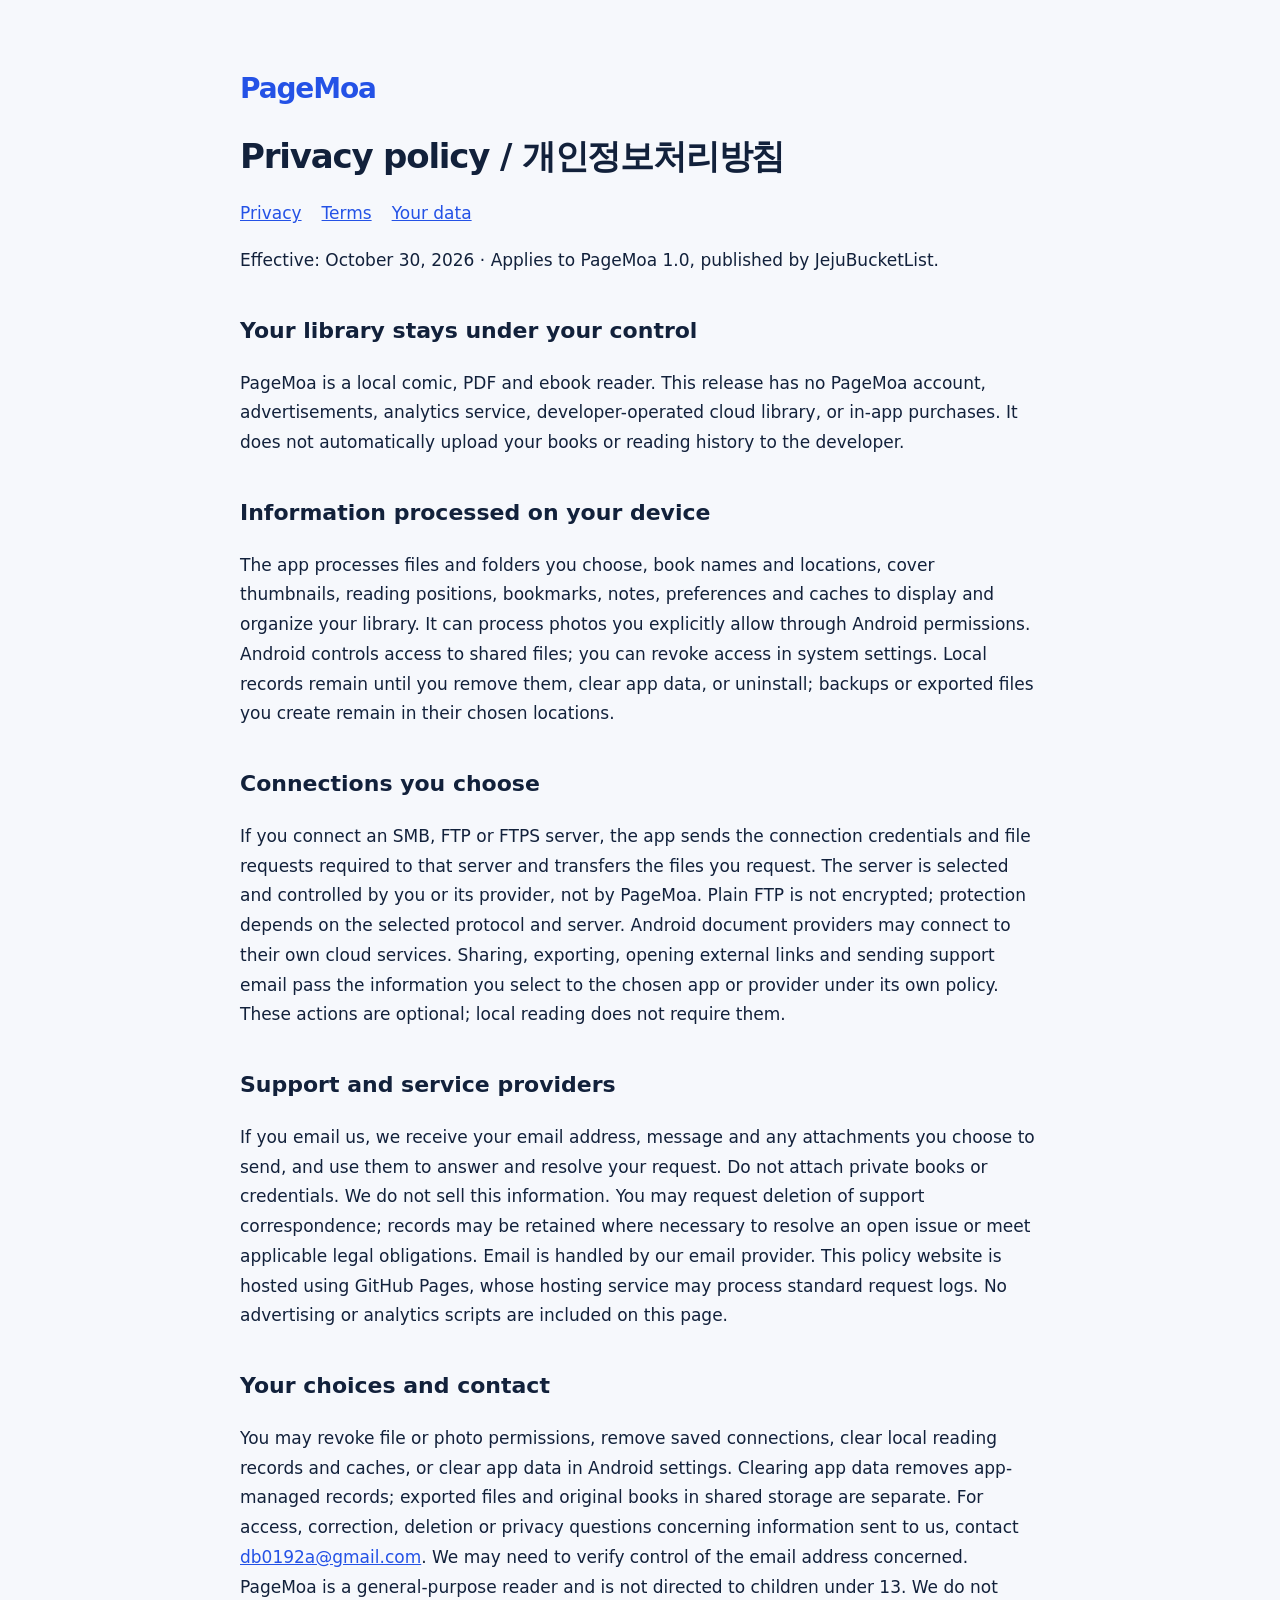
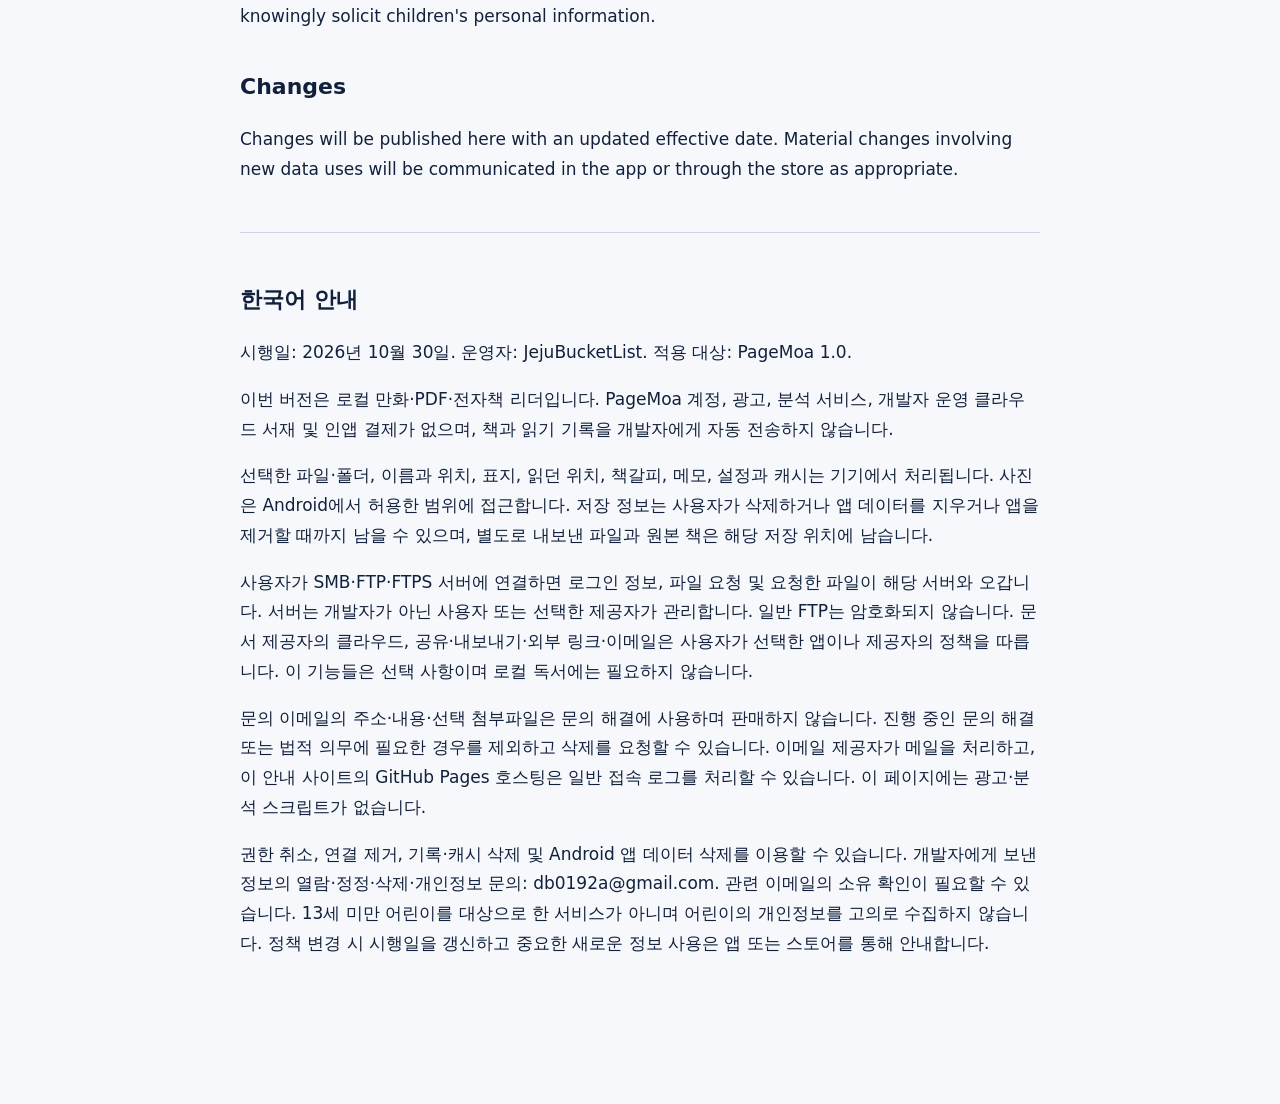
<file: pagemoa/privacy.html>
<!doctype html><html lang="en"><head><meta charset="utf-8"><meta name="viewport" content="width=device-width,initial-scale=1"><title>PageMoa — Privacy policy / 개인정보처리방침</title><style>body{margin:0;background:#f6f8fc;color:#12213b;font:17px/1.75 system-ui,sans-serif}main{max-width:800px;margin:64px auto;padding:0 24px 64px}header{font-weight:700;color:#2452e6;letter-spacing:-.04em;font-size:28px}h1{font-size:34px;line-height:1.2;letter-spacing:-.035em}h2{margin-top:36px;font-size:22px}a{color:#2452e6}nav{display:flex;gap:20px;flex-wrap:wrap}hr{border:0;border-top:1px solid #ccd5e5;margin:48px 0}</style></head><body><main><header>PageMoa</header><h1>Privacy policy / 개인정보처리방침</h1><nav><a href="privacy.html">Privacy</a><a href="terms.html">Terms</a><a href="data.html">Your data</a></nav>
<p>Effective: October 30, 2026 · Applies to PageMoa 1.0, published by JejuBucketList.</p>
<h2>Your library stays under your control</h2>
<p>PageMoa is a local comic, PDF and ebook reader. This release has no PageMoa account, advertisements, analytics service, developer-operated cloud library, or in-app purchases. It does not automatically upload your books or reading history to the developer.</p>
<h2>Information processed on your device</h2>
<p>The app processes files and folders you choose, book names and locations, cover thumbnails, reading positions, bookmarks, notes, preferences and caches to display and organize your library. It can process photos you explicitly allow through Android permissions. Android controls access to shared files; you can revoke access in system settings. Local records remain until you remove them, clear app data, or uninstall; backups or exported files you create remain in their chosen locations.</p>
<h2>Connections you choose</h2>
<p>If you connect an SMB, FTP or FTPS server, the app sends the connection credentials and file requests required to that server and transfers the files you request. The server is selected and controlled by you or its provider, not by PageMoa. Plain FTP is not encrypted; protection depends on the selected protocol and server. Android document providers may connect to their own cloud services. Sharing, exporting, opening external links and sending support email pass the information you select to the chosen app or provider under its own policy. These actions are optional; local reading does not require them.</p>
<h2>Support and service providers</h2>
<p>If you email us, we receive your email address, message and any attachments you choose to send, and use them to answer and resolve your request. Do not attach private books or credentials. We do not sell this information. You may request deletion of support correspondence; records may be retained where necessary to resolve an open issue or meet applicable legal obligations. Email is handled by our email provider. This policy website is hosted using GitHub Pages, whose hosting service may process standard request logs. No advertising or analytics scripts are included on this page.</p>
<h2>Your choices and contact</h2>
<p>You may revoke file or photo permissions, remove saved connections, clear local reading records and caches, or clear app data in Android settings. Clearing app data removes app-managed records; exported files and original books in shared storage are separate. For access, correction, deletion or privacy questions concerning information sent to us, contact <a href="mailto:db0192a@gmail.com">db0192a@gmail.com</a>. We may need to verify control of the email address concerned. PageMoa is a general-purpose reader and is not directed to children under 13. We do not knowingly solicit children's personal information.</p>
<h2>Changes</h2><p>Changes will be published here with an updated effective date. Material changes involving new data uses will be communicated in the app or through the store as appropriate.</p>
<hr><section lang="ko"><h2>한국어 안내</h2>
<p>시행일: 2026년 10월 30일. 운영자: JejuBucketList. 적용 대상: PageMoa 1.0.</p>
<p>이번 버전은 로컬 만화·PDF·전자책 리더입니다. PageMoa 계정, 광고, 분석 서비스, 개발자 운영 클라우드 서재 및 인앱 결제가 없으며, 책과 읽기 기록을 개발자에게 자동 전송하지 않습니다.</p>
<p>선택한 파일·폴더, 이름과 위치, 표지, 읽던 위치, 책갈피, 메모, 설정과 캐시는 기기에서 처리됩니다. 사진은 Android에서 허용한 범위에 접근합니다. 저장 정보는 사용자가 삭제하거나 앱 데이터를 지우거나 앱을 제거할 때까지 남을 수 있으며, 별도로 내보낸 파일과 원본 책은 해당 저장 위치에 남습니다.</p>
<p>사용자가 SMB·FTP·FTPS 서버에 연결하면 로그인 정보, 파일 요청 및 요청한 파일이 해당 서버와 오갑니다. 서버는 개발자가 아닌 사용자 또는 선택한 제공자가 관리합니다. 일반 FTP는 암호화되지 않습니다. 문서 제공자의 클라우드, 공유·내보내기·외부 링크·이메일은 사용자가 선택한 앱이나 제공자의 정책을 따릅니다. 이 기능들은 선택 사항이며 로컬 독서에는 필요하지 않습니다.</p>
<p>문의 이메일의 주소·내용·선택 첨부파일은 문의 해결에 사용하며 판매하지 않습니다. 진행 중인 문의 해결 또는 법적 의무에 필요한 경우를 제외하고 삭제를 요청할 수 있습니다. 이메일 제공자가 메일을 처리하고, 이 안내 사이트의 GitHub Pages 호스팅은 일반 접속 로그를 처리할 수 있습니다. 이 페이지에는 광고·분석 스크립트가 없습니다.</p>
<p>권한 취소, 연결 제거, 기록·캐시 삭제 및 Android 앱 데이터 삭제를 이용할 수 있습니다. 개발자에게 보낸 정보의 열람·정정·삭제·개인정보 문의: db0192a@gmail.com. 관련 이메일의 소유 확인이 필요할 수 있습니다. 13세 미만 어린이를 대상으로 한 서비스가 아니며 어린이의 개인정보를 고의로 수집하지 않습니다. 정책 변경 시 시행일을 갱신하고 중요한 새로운 정보 사용은 앱 또는 스토어를 통해 안내합니다.</p></section></main></body></html>
</file>
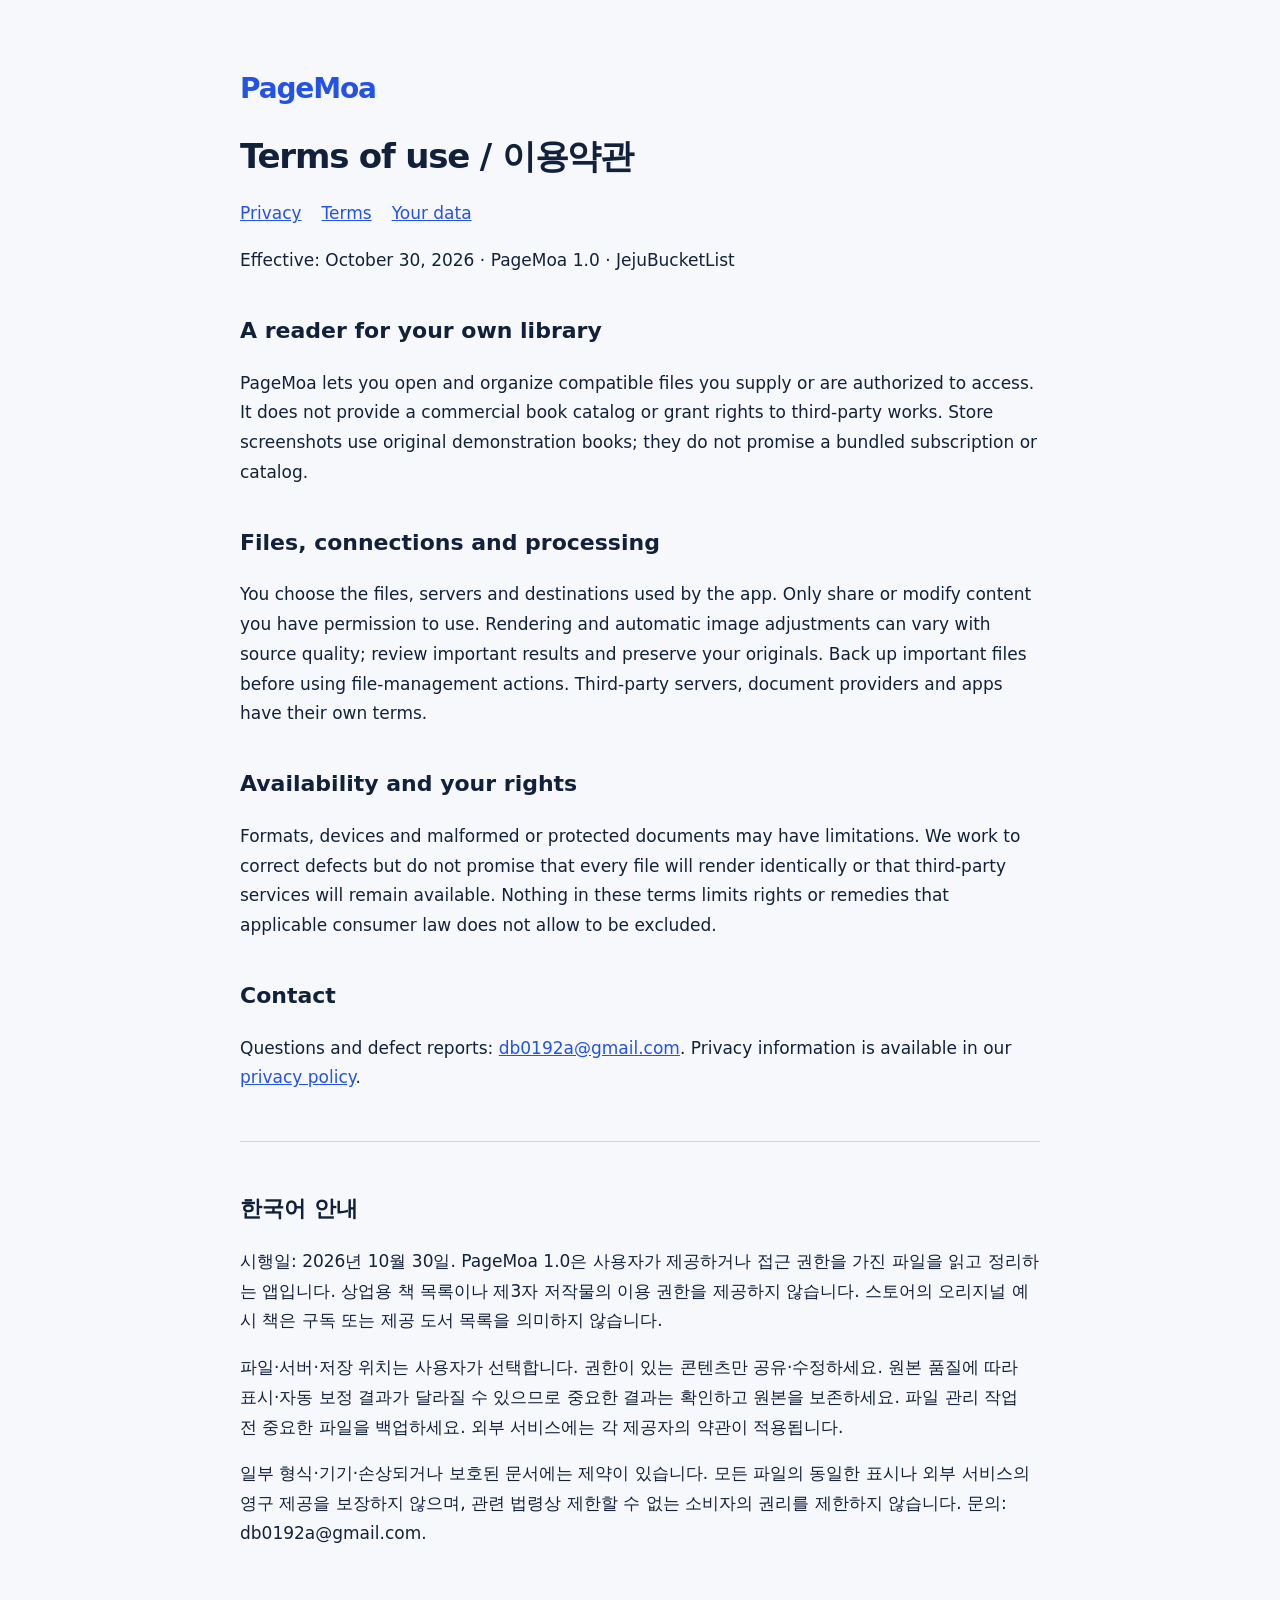
<file: pagemoa/terms.html>
<!doctype html><html lang="en"><head><meta charset="utf-8"><meta name="viewport" content="width=device-width,initial-scale=1"><title>PageMoa — Terms of use / 이용약관</title><style>body{margin:0;background:#f6f8fc;color:#12213b;font:17px/1.75 system-ui,sans-serif}main{max-width:800px;margin:64px auto;padding:0 24px 64px}header{font-weight:700;color:#2452e6;letter-spacing:-.04em;font-size:28px}h1{font-size:34px;line-height:1.2;letter-spacing:-.035em}h2{margin-top:36px;font-size:22px}a{color:#2452e6}nav{display:flex;gap:20px;flex-wrap:wrap}hr{border:0;border-top:1px solid #ccd5e5;margin:48px 0}</style></head><body><main><header>PageMoa</header><h1>Terms of use / 이용약관</h1><nav><a href="privacy.html">Privacy</a><a href="terms.html">Terms</a><a href="data.html">Your data</a></nav>
<p>Effective: October 30, 2026 · PageMoa 1.0 · JejuBucketList</p>
<h2>A reader for your own library</h2><p>PageMoa lets you open and organize compatible files you supply or are authorized to access. It does not provide a commercial book catalog or grant rights to third-party works. Store screenshots use original demonstration books; they do not promise a bundled subscription or catalog.</p>
<h2>Files, connections and processing</h2><p>You choose the files, servers and destinations used by the app. Only share or modify content you have permission to use. Rendering and automatic image adjustments can vary with source quality; review important results and preserve your originals. Back up important files before using file-management actions. Third-party servers, document providers and apps have their own terms.</p>
<h2>Availability and your rights</h2><p>Formats, devices and malformed or protected documents may have limitations. We work to correct defects but do not promise that every file will render identically or that third-party services will remain available. Nothing in these terms limits rights or remedies that applicable consumer law does not allow to be excluded.</p>
<h2>Contact</h2><p>Questions and defect reports: <a href="mailto:db0192a@gmail.com">db0192a@gmail.com</a>. Privacy information is available in our <a href="privacy.html">privacy policy</a>.</p>
<hr><section lang="ko"><h2>한국어 안내</h2><p>시행일: 2026년 10월 30일. PageMoa 1.0은 사용자가 제공하거나 접근 권한을 가진 파일을 읽고 정리하는 앱입니다. 상업용 책 목록이나 제3자 저작물의 이용 권한을 제공하지 않습니다. 스토어의 오리지널 예시 책은 구독 또는 제공 도서 목록을 의미하지 않습니다.</p><p>파일·서버·저장 위치는 사용자가 선택합니다. 권한이 있는 콘텐츠만 공유·수정하세요. 원본 품질에 따라 표시·자동 보정 결과가 달라질 수 있으므로 중요한 결과는 확인하고 원본을 보존하세요. 파일 관리 작업 전 중요한 파일을 백업하세요. 외부 서비스에는 각 제공자의 약관이 적용됩니다.</p><p>일부 형식·기기·손상되거나 보호된 문서에는 제약이 있습니다. 모든 파일의 동일한 표시나 외부 서비스의 영구 제공을 보장하지 않으며, 관련 법령상 제한할 수 없는 소비자의 권리를 제한하지 않습니다. 문의: db0192a@gmail.com.</p></section></main></body></html>
</file>
<file: assets/site.css>
*{box-sizing:border-box}html{scroll-behavior:smooth}body{margin:0;background:#fff;color:#14213b;font-family:"Malgun Gothic","Apple SD Gothic Neo",system-ui,sans-serif;font-size:17px;line-height:1.8}a{color:#244be8;text-underline-offset:4px}a:focus-visible,summary:focus-visible{outline:3px solid #244be8;outline-offset:5px}header,main,footer{width:min(1120px,calc(100% - 48px));margin:auto}header{display:flex;align-items:center;justify-content:space-between;gap:24px;padding:22px 0;border-bottom:1px solid #e4e9f2}nav{display:flex;gap:24px;flex-wrap:wrap}nav a{text-decoration:none;font-size:15px}.brand{display:flex;align-items:center;gap:10px;font-size:22px;font-weight:800;text-decoration:none;color:#14213b}.brand img{width:42px;height:42px}h1,h2,h3{line-height:1.3;letter-spacing:-.045em;word-break:keep-all}h1{font-size:clamp(34px,4.8vw,62px);margin:18px 0 26px;max-width:850px}h2{font-size:30px;margin:0 0 22px}h3{font-size:21px}p{max-width:72ch}.hero{padding:70px 0 45px;display:grid;grid-template-columns:1fr 1fr;gap:44px;align-items:center}.hero h1{font-size:clamp(36px,4.5vw,58px)}.intro{font-size:20px;color:#4e5d76}.cta{display:inline-block;background:#244be8;color:white;padding:13px 23px;border-radius:10px;text-decoration:none;font-weight:700;margin:14px 12px 12px 0}.secondary{display:inline-block;margin:10px 0}.hero figure{margin:0}.hero img,.wide{width:100%;height:auto;display:block;border-radius:12px}.muted,figcaption{color:#55657c;font-size:14px}.section{padding:52px 0;border-top:1px solid #e4e9f2}.features{display:grid;grid-template-columns:repeat(3,1fr);gap:36px}.features p{font-size:16px}.guide{max-width:800px;margin:0 auto;padding:58px 0}.guide h2{margin-top:44px}.guide li{margin:14px 0}.guide table{width:100%;border-collapse:collapse;font-size:16px}.guide th,.guide td{text-align:left;border-bottom:1px solid #dce3ef;padding:13px;vertical-align:top}.tablewrap{overflow:auto}.links{display:grid;grid-template-columns:1fr 1fr;gap:14px 30px}.links a{display:block;padding:15px 0;border-bottom:1px solid #e4e9f2}details{padding:20px 0;border-bottom:1px solid #e4e9f2}summary{cursor:pointer;font-size:19px;font-weight:700}.notice{background:#f1f5ff;border-left:4px solid #244be8;padding:18px 24px;margin:28px 0}footer{padding:36px 0 60px;border-top:1px solid #e4e9f2;font-size:14px}footer nav{gap:16px}.skip{position:absolute;left:20px;top:-100px}.skip:focus{top:12px;background:white;padding:10px;z-index:10}@media(max-width:700px){header,main,footer{width:calc(100% - 36px)}header{align-items:flex-start;flex-direction:column;gap:14px}nav{gap:12px 20px}.hero{grid-template-columns:1fr;padding:36px 0;gap:22px}.features,.links{grid-template-columns:1fr}.section{padding:34px 0}.guide{padding:32px 0}h2{font-size:26px}.intro{font-size:18px}}@media(prefers-reduced-motion:reduce){html{scroll-behavior:auto}}
</file>
